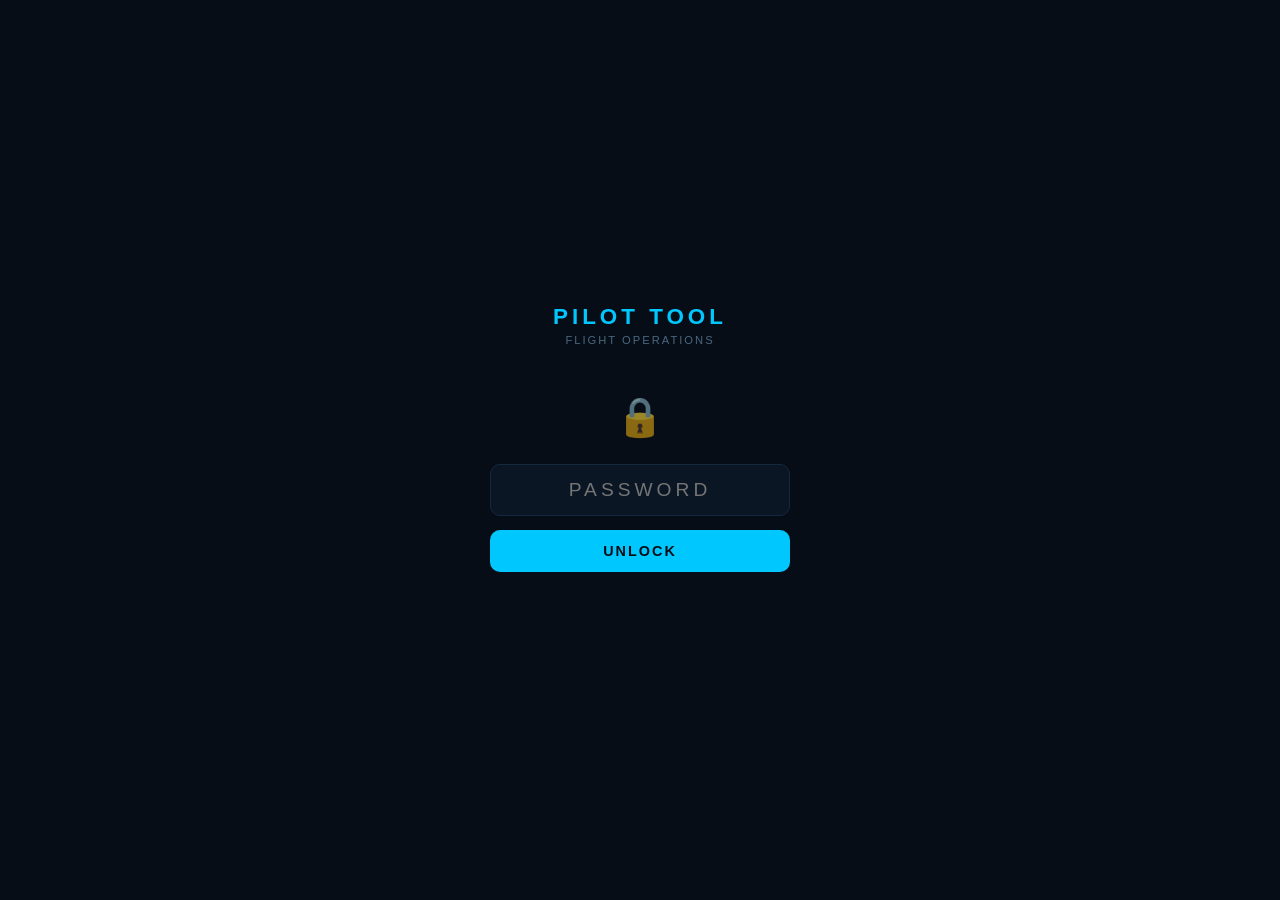
<file: index.html>
<!DOCTYPE html>
<html lang="ja">
<head>
  <meta charset="UTF-8">
  <meta name="viewport" content="width=device-width, initial-scale=1.0, maximum-scale=1.0, user-scalable=no">
  <meta name="apple-mobile-web-app-capable" content="yes">
  <meta name="apple-mobile-web-app-status-bar-style" content="black-translucent">
  <meta name="apple-mobile-web-app-title" content="NCA Ref">
  <meta name="theme-color" content="#0d1117">
  <title>Pilot Dashboard - EMER / QRH / MEL</title>
  <link rel="stylesheet" href="ref.css">
  <script src="ref-lock.js"></script>
</head>
<body id="ref-shell">
<svg width="0" height="0" style="position:absolute" aria-hidden="true">
  <symbol id="i-refresh" viewBox="0 0 24 24"><path d="M20 12a8 8 0 1 1-2.3-5.7M20 4v5h-5"/></symbol>
  <symbol id="i-download" viewBox="0 0 24 24"><path d="M12 3v12M7 10l5 5 5-5M4 19h16"/></symbol>
  <symbol id="i-sun" viewBox="0 0 24 24"><circle cx="12" cy="12" r="4"/><path d="M12 2v2M12 20v2M2 12h2M20 12h2M4.9 4.9l1.4 1.4M17.7 17.7l1.4 1.4M4.9 19.1l1.4-1.4M17.7 6.3l1.4-1.4"/></symbol>
  <symbol id="i-moon" viewBox="0 0 24 24"><path d="M20 14.5A8 8 0 0 1 9.5 4a8 8 0 1 0 10.5 10.5z"/></symbol>
</svg>

<!-- 本体（Pilot Dashboard）と同じタブバー。EMER / QRH / MEL を単体で開く用 -->
<div class="tab-bar" id="main-tab-bar">
  <button class="tab-btn" data-tab="emer">EMER</button>
  <button class="tab-btn" data-tab="qrh">QRH</button>
  <button class="tab-btn" data-tab="mel">MEL</button>
  <button class="tab-btn" data-tab="notam">NOTAM</button>
  <button class="reset-btn" id="reset-btn">RESET</button>
  <button class="theme-btn" id="refresh-btn" title="キャッシュをリセットして最新版を取得（画像は残す）"><svg class="ico"><use href="#i-refresh"/></svg></button>
  <span id="cache-prog" style="font-size:0.68rem;opacity:.75;white-space:nowrap;align-self:center;padding:0 2px"></span>
  <button class="theme-btn" id="cache-btn" title="オフライン用キャッシュを更新（QRH画像を含む。数百MB）"><svg class="ico"><use href="#i-download"/></svg></button>
  <button class="theme-btn" id="theme-btn" title="Day / Night"><svg class="ico"><use href="#i-sun"/></svg></button>
</div>

<div class="tab-panel" id="tab-emer">
  <div class="tab-content" style="max-width:100% !important; margin:0 !important; padding:0; border:none; height:calc(100vh - 56px);">
    <iframe id="emer-iframe" data-page="emer.html" style="width:100%; height:100%; border:none; display:block;"></iframe>
  </div>
</div>
<div class="tab-panel" id="tab-qrh">
  <div class="tab-content" style="max-width:100% !important; margin:0 !important; padding:0; border:none; height:calc(100vh - 56px);">
    <iframe id="qrh-iframe" data-page="qrh_analysis.html" style="width:100%; height:100%; border:none; display:block;"></iframe>
  </div>
</div>
<div class="tab-panel" id="tab-mel">
  <div class="tab-content" style="max-width:100% !important; margin:0 !important; padding:0; border:none; height:calc(100vh - 56px);">
    <iframe id="mel-iframe" data-page="mel.html" style="width:100%; height:100%; border:none; display:block;"></iframe>
  </div>
</div>
<div class="tab-panel" id="tab-notam">
  <div class="tab-content" style="max-width:100% !important; margin:0 !important; padding:0; border:none; height:calc(100vh - 56px);">
    <iframe id="notam-iframe" data-page="notam.html" allow="geolocation" style="width:100%; height:100%; border:none; display:block;"></iframe>
  </div>
</div>

<script>
/* 各ページは初めて開いたときだけ読み込む（QRHは重いため） */
function refSwitch(name) {
  document.querySelectorAll('.tab-panel').forEach(function (p) { p.classList.remove('active'); });
  document.querySelectorAll('#main-tab-bar .tab-btn').forEach(function (b) { b.classList.toggle('active', b.dataset.tab === name); });
  document.getElementById('tab-' + name).classList.add('active');
  var f = document.getElementById(name + '-iframe');
  if (f && !f.getAttribute('src')) f.setAttribute('src', f.dataset.page);
  try { localStorage.setItem('nca_ref_tab', name); } catch (e) {}
}
function refTheme(day) {
  document.body.classList.toggle('day', day);
  document.getElementById('theme-btn').innerHTML = '<svg class="ico"><use href="#i-' + (day ? 'moon' : 'sun') + '"/></svg>';
  ['emer-iframe', 'qrh-iframe', 'mel-iframe', 'notam-iframe'].forEach(function (id) {
    var f = document.getElementById(id);
    if (f && f.contentWindow) f.contentWindow.postMessage({ type: 'nca-theme', theme: day ? 'light' : 'dark' }, '*');
  });
}
document.querySelectorAll('#main-tab-bar .tab-btn').forEach(function (b) {
  b.addEventListener('click', function () { refSwitch(b.dataset.tab); });
});
document.getElementById('theme-btn').addEventListener('click', function () {
  var day = !document.body.classList.contains('day');
  try { localStorage.setItem('nca_theme', day ? 'day' : 'night'); } catch (e) {}
  refTheme(day);
});
['emer-iframe', 'qrh-iframe', 'mel-iframe', 'notam-iframe'].forEach(function (id) {
  document.getElementById(id).addEventListener('load', function () {
    this.contentWindow.postMessage({ type: 'nca-theme', theme: document.body.classList.contains('day') ? 'light' : 'dark' }, '*');
  });
});

/* 📥 一括キャッシュ: 参照ページ本体 + QRH画像（QRHページの先読み関数を利用） */
document.getElementById('cache-btn').addEventListener('click', async function () {
  var btn = this; if (btn.disabled) return;
  btn.disabled = true; btn.dataset.h = btn.innerHTML; btn.textContent = '⏳'; var ok = true;
  // 進捗（％・残り時間の目安）：SW の保存分＋QRH 画像の 完了数／総数 を合算して 📥 の横に表示
  var prog = document.getElementById('cache-prog'), t0 = Date.now(), P = { sw: [0, 0], img: [0, 0] };
  function render() {
    var d = P.sw[0] + P.img[0], t = P.sw[1] + P.img[1]; if (!t) return;
    var pct = Math.min(100, Math.round(d / t * 100)), el = (Date.now() - t0) / 1000, eta = '';
    if (d >= 8 && d < t) { var r = el / d * (t - d); eta = ' ・残り約' + (r >= 60 ? Math.floor(r / 60) + '分' + ('0' + Math.round(r % 60)).slice(-2) + '秒' : Math.max(1, Math.round(r)) + '秒'); }
    prog.textContent = pct + '%' + eta;
  }
  try {
    if (navigator.serviceWorker && navigator.serviceWorker.controller) {
      ok = await new Promise(function (res) {
        var ch = new MessageChannel();
        ch.port1.onmessage = function (e) { if (e.data && e.data.t) { P.sw = [e.data.p, e.data.t]; render(); } else res(e.data === 'done'); };
        navigator.serviceWorker.controller.postMessage('FORCE_CACHE', [ch.port2]);
      });
    } else { ok = false; }
  } catch (e) { ok = false; }
  try {
    var f = document.getElementById('qrh-iframe');
    if (!f.getAttribute('src')) {
      await new Promise(function (res) { f.addEventListener('load', res, { once: true }); f.setAttribute('src', f.dataset.page); });
    }
    var w = f.contentWindow;
    if (w && typeof w.prefetchAllImages === 'function') { var r = await w.prefetchAllImages(function (d, t) { P.img = [d, t]; render(); }); if (r && r.fail) ok = false; }
  } catch (e) { ok = false; }
  btn.textContent = ok ? '✅' : '⚠️';
  prog.textContent = ok ? '100% 完了' : '一部失敗';
  setTimeout(function () { btn.innerHTML = '<svg class="ico"><use href="#i-download"/></svg>'; btn.disabled = false; prog.textContent = ''; }, 2500);
});

/* 🔄 キャッシュリセット: HTML/JS/CSS 等のキャッシュを破棄して最新版を取り直し、再読み込み（QRH 画像などオフライン用の画像は残す） */
document.getElementById('refresh-btn').addEventListener('click', async function () {
  var btn = this; if (btn.disabled) return;
  btn.disabled = true; btn.dataset.h = btn.innerHTML; btn.textContent = '⏳'; var ok = true;
  try {
    if (navigator.serviceWorker) {
      var regs = await navigator.serviceWorker.getRegistrations();
      await Promise.all(regs.map(function (r) { return r.update().catch(function () {}); }));
    }
    var keys = await caches.keys();
    for (var i = 0; i < keys.length; i++) {
      if (keys[i].indexOf('nca-ref-') !== 0) continue;
      var c = await caches.open(keys[i]), reqs = await c.keys();
      for (var j = 0; j < reqs.length; j++) {
        if (/\.(png|jpe?g|webp|gif|svg|ico)$/i.test(new URL(reqs[j].url).pathname)) continue;
        await c.delete(reqs[j]);
        try { var res = await fetch(reqs[j].url, { cache: 'reload' }); if (res.ok) await c.put(reqs[j].url, res); } catch (e) { ok = false; }
      }
    }
  } catch (e) { ok = false; }
  btn.textContent = ok ? '✅' : '⚠️';
  setTimeout(function () { location.reload(); }, 600);
});

/* RESET: 入力データのリセット（本体のRESETと同様）。参照ページで保存される入力＝QRHの記入内容（localStorage qrh-*） */
document.getElementById('reset-btn').addEventListener('click', function () {
  if (!confirm('QRHに保存した入力内容（記入・メモ）をすべてリセットします。よろしいですか？')) return;
  try {
    Object.keys(localStorage).filter(function (k) { return k.indexOf('qrh-') === 0 && k.indexOf('migration') < 0; }).forEach(function (k) { localStorage.removeItem(k); });
  } catch (e) {}
  location.reload();
});
(function () {
  var day = false, tab = 'emer';
  try { day = localStorage.getItem('nca_theme') === 'day'; tab = localStorage.getItem('nca_ref_tab') || 'emer'; } catch (e) {}
  if (['emer', 'qrh', 'mel', 'notam'].indexOf(tab) < 0) tab = 'emer';
  refTheme(day);
  refSwitch(tab);
})();
</script>
</body>
</html>
</file>
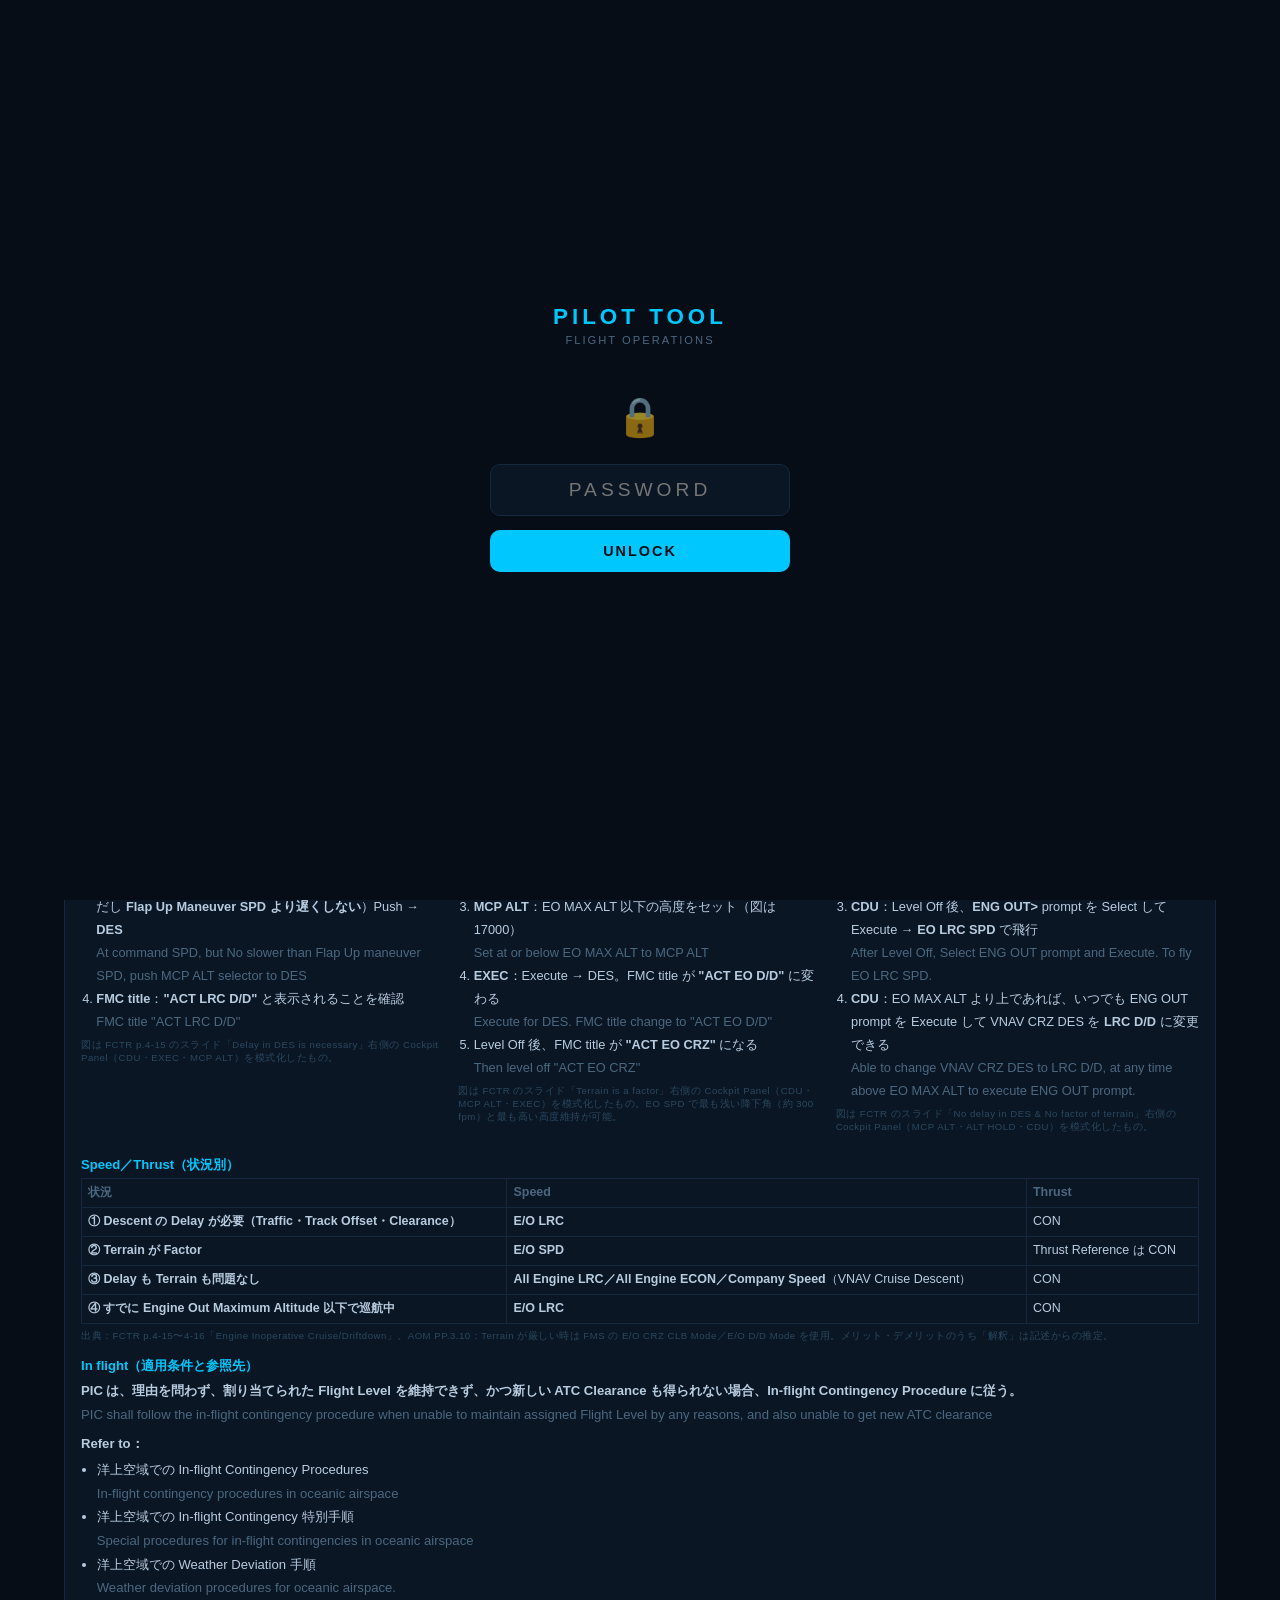
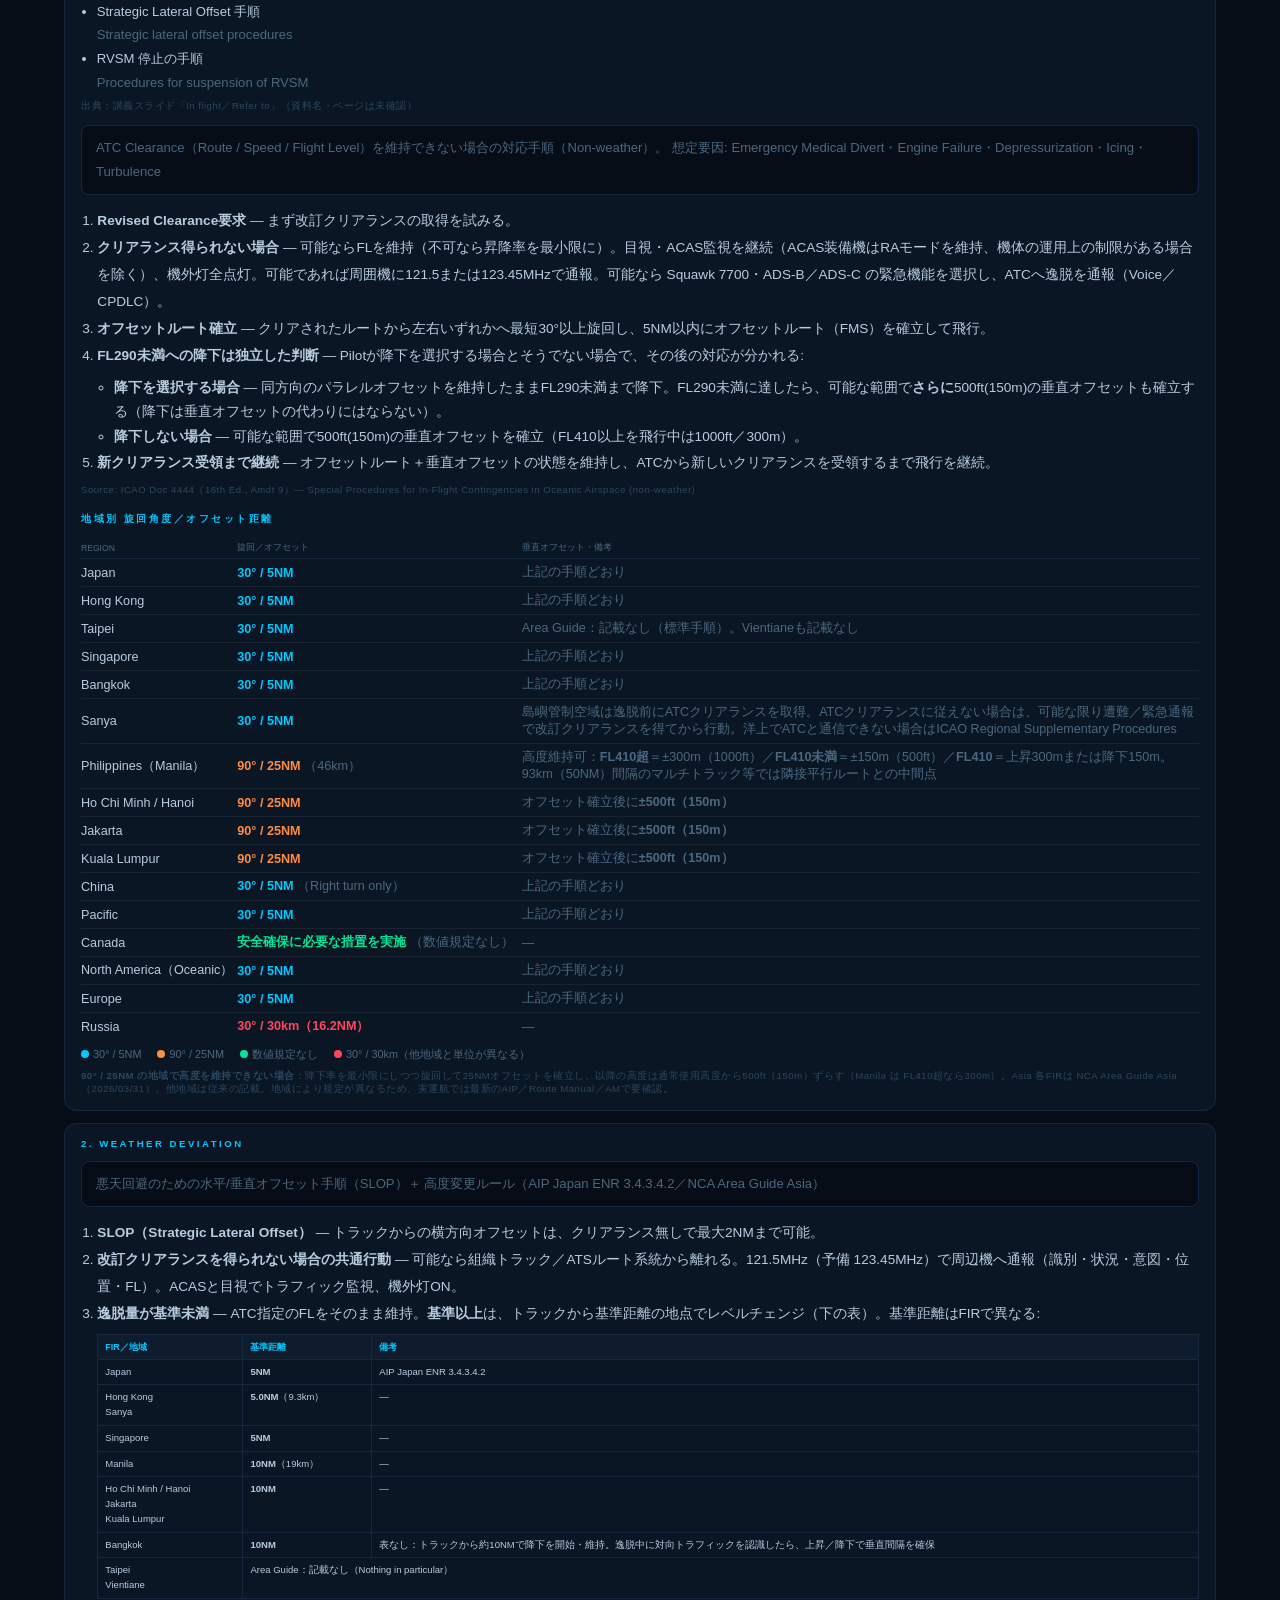
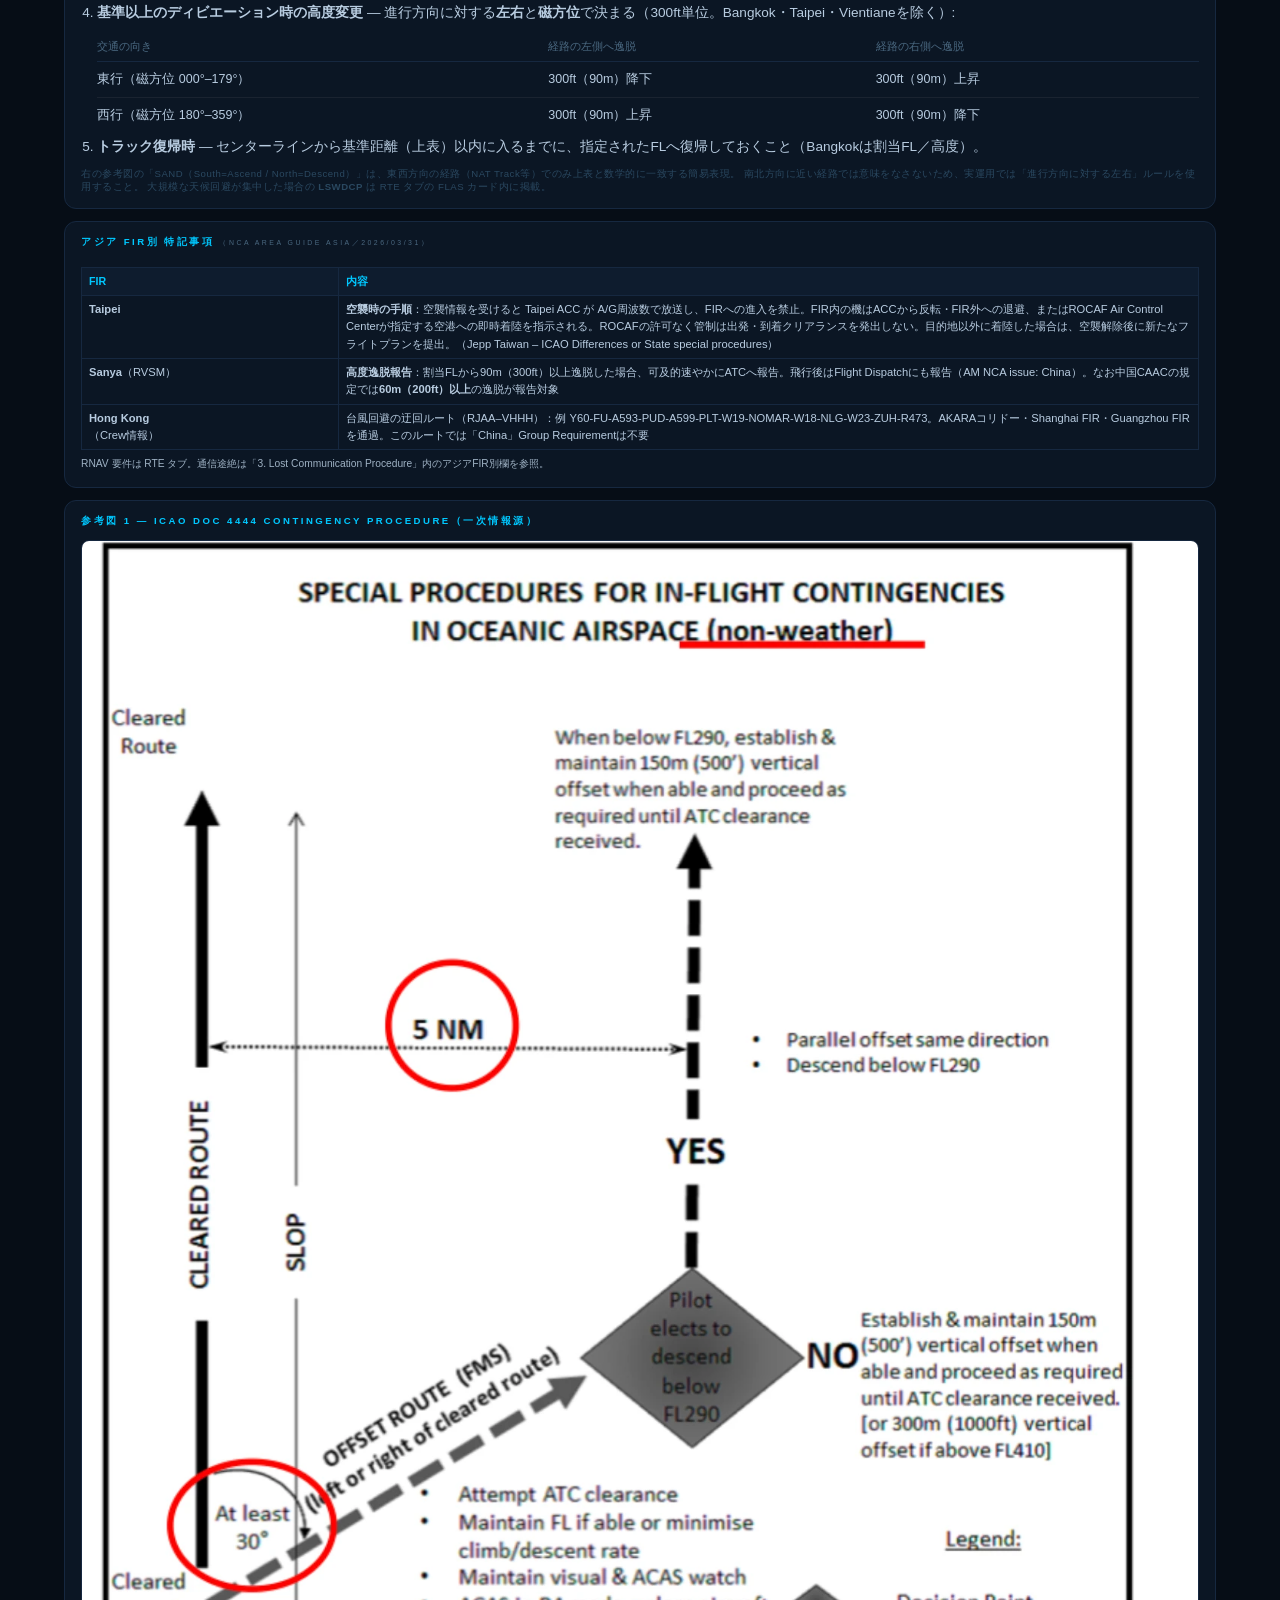
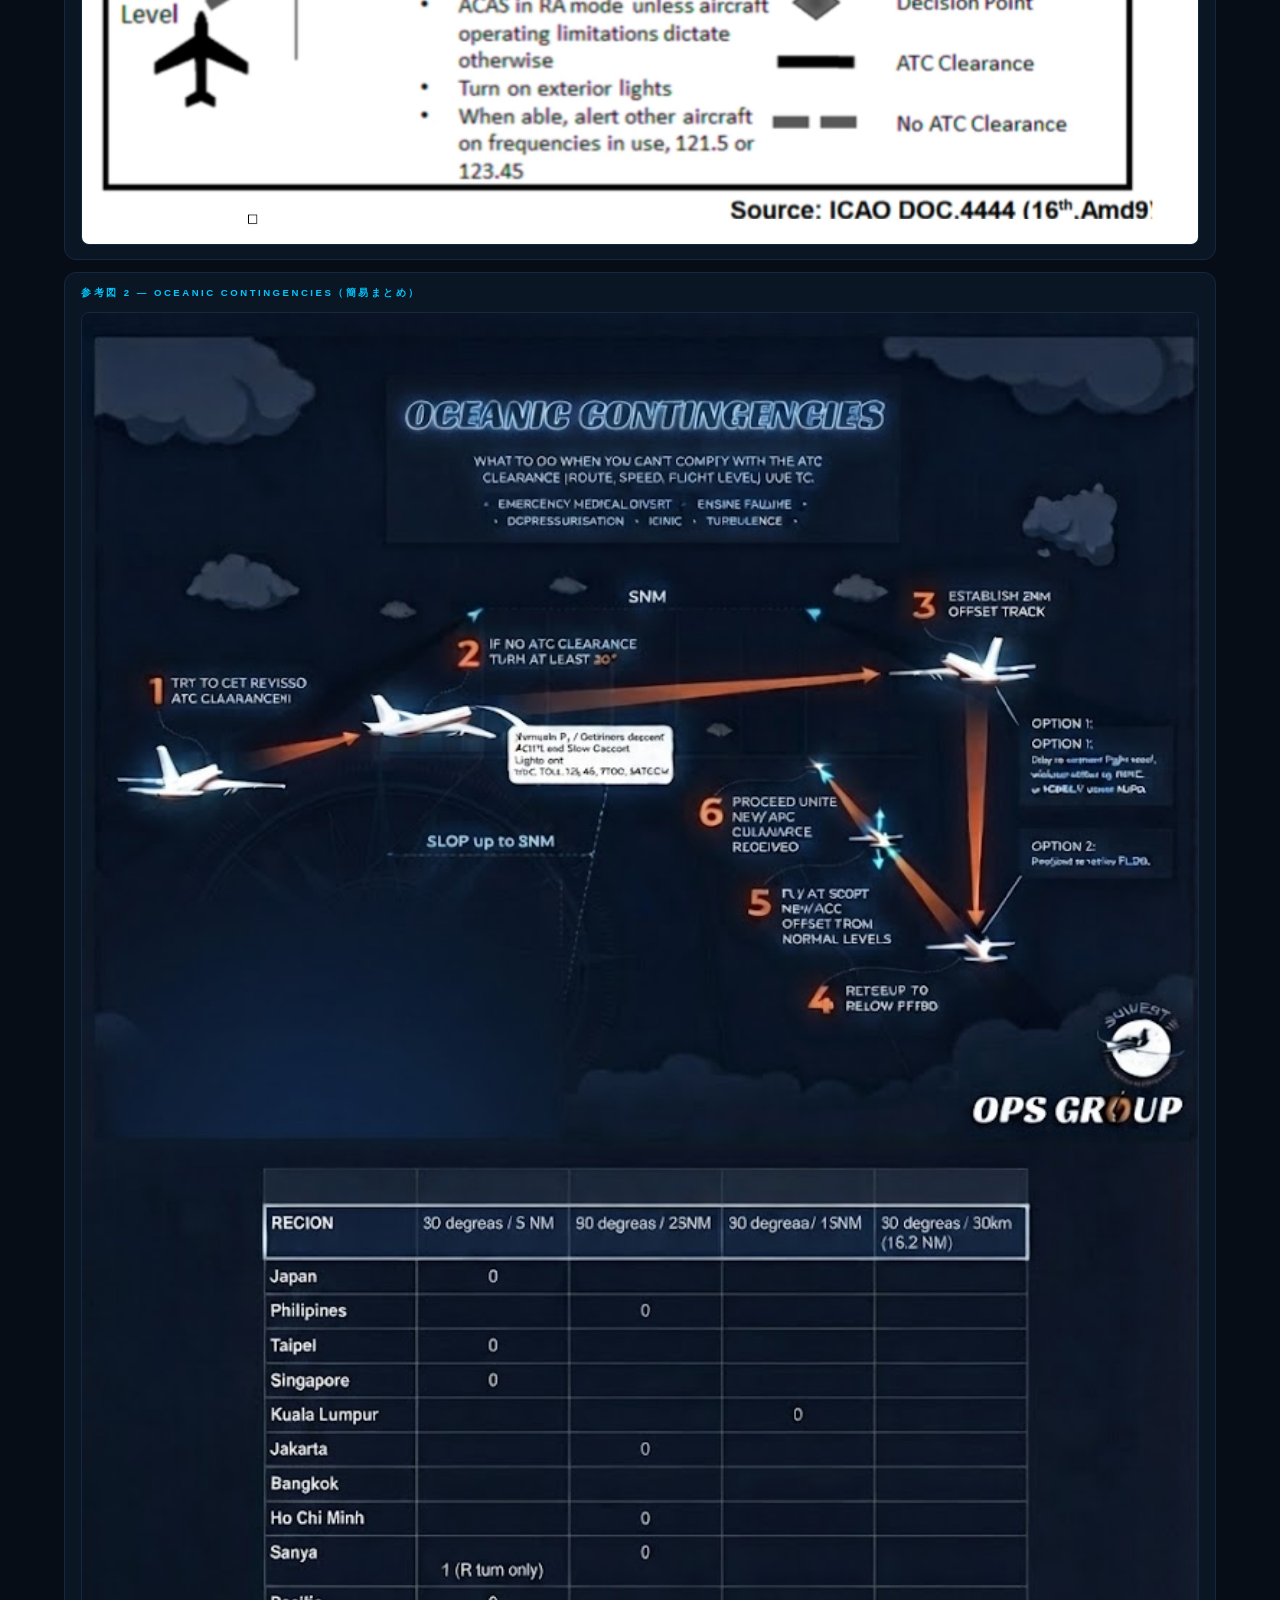
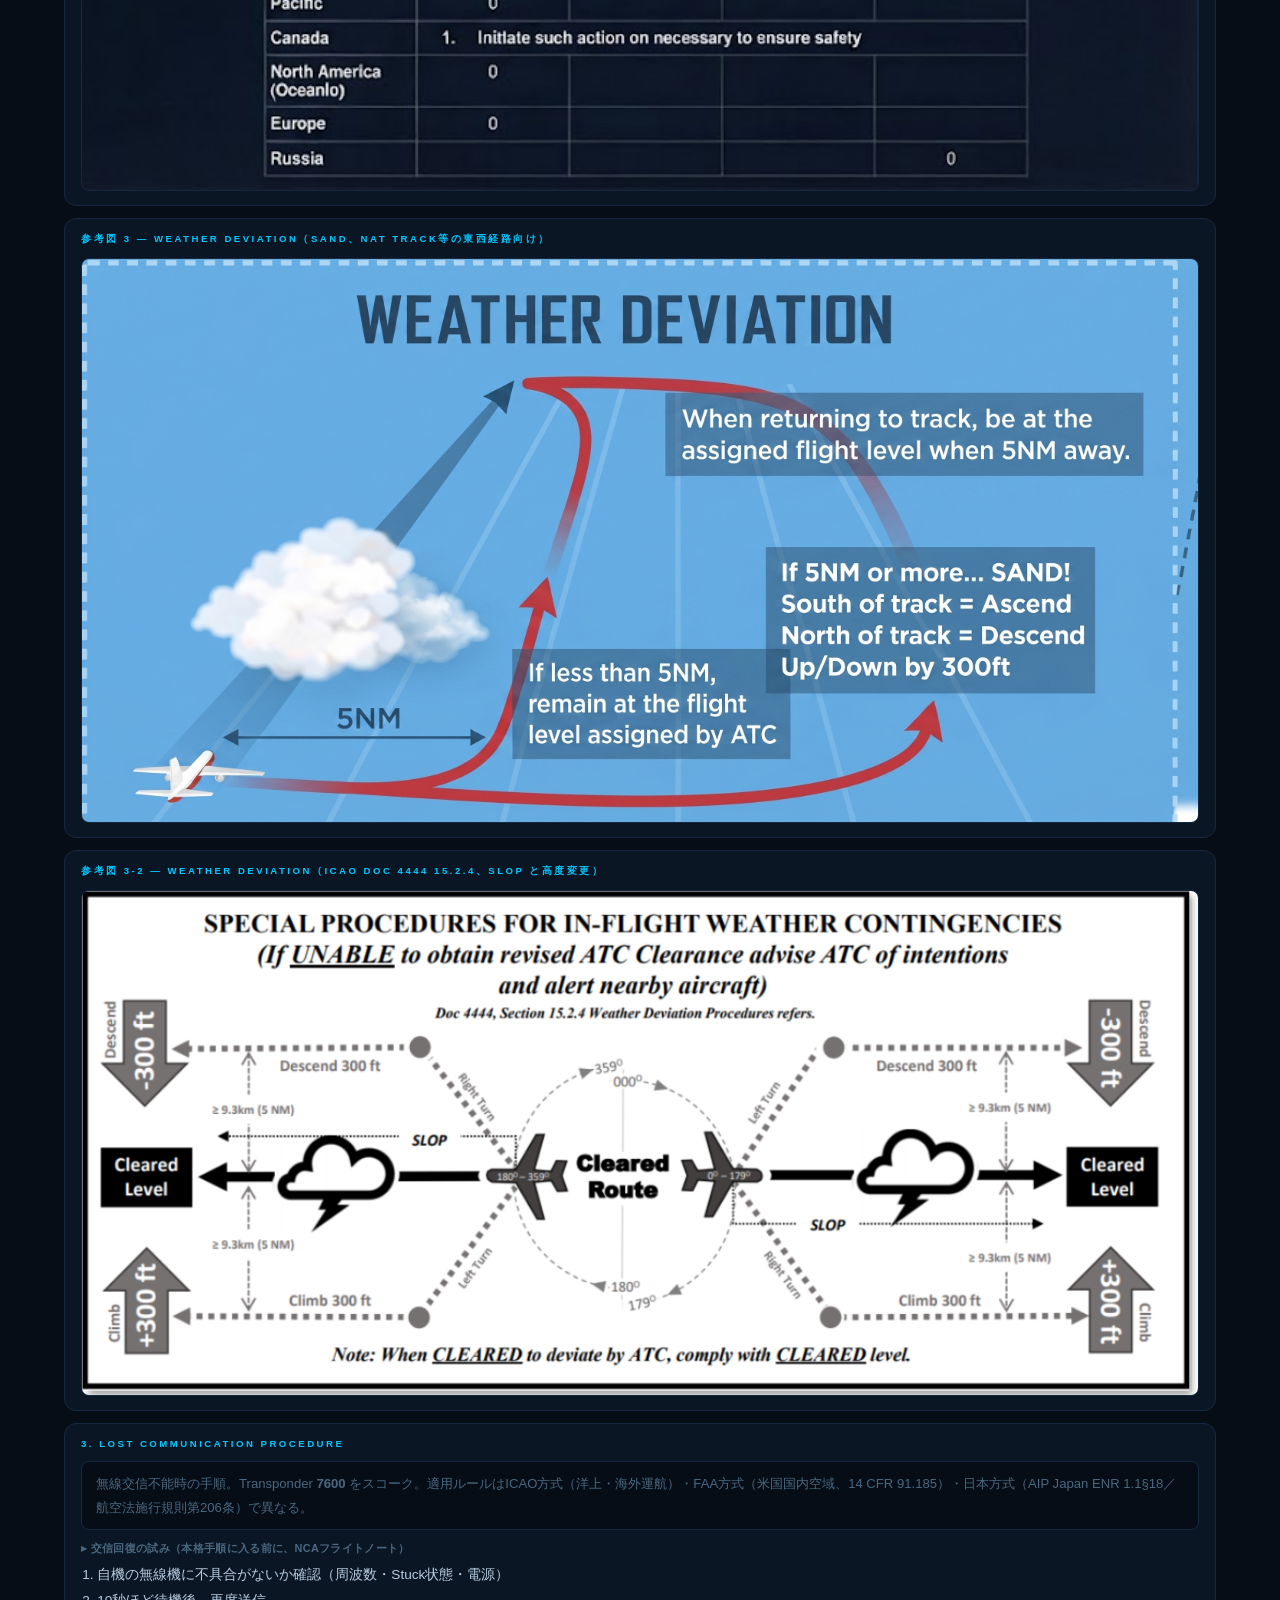
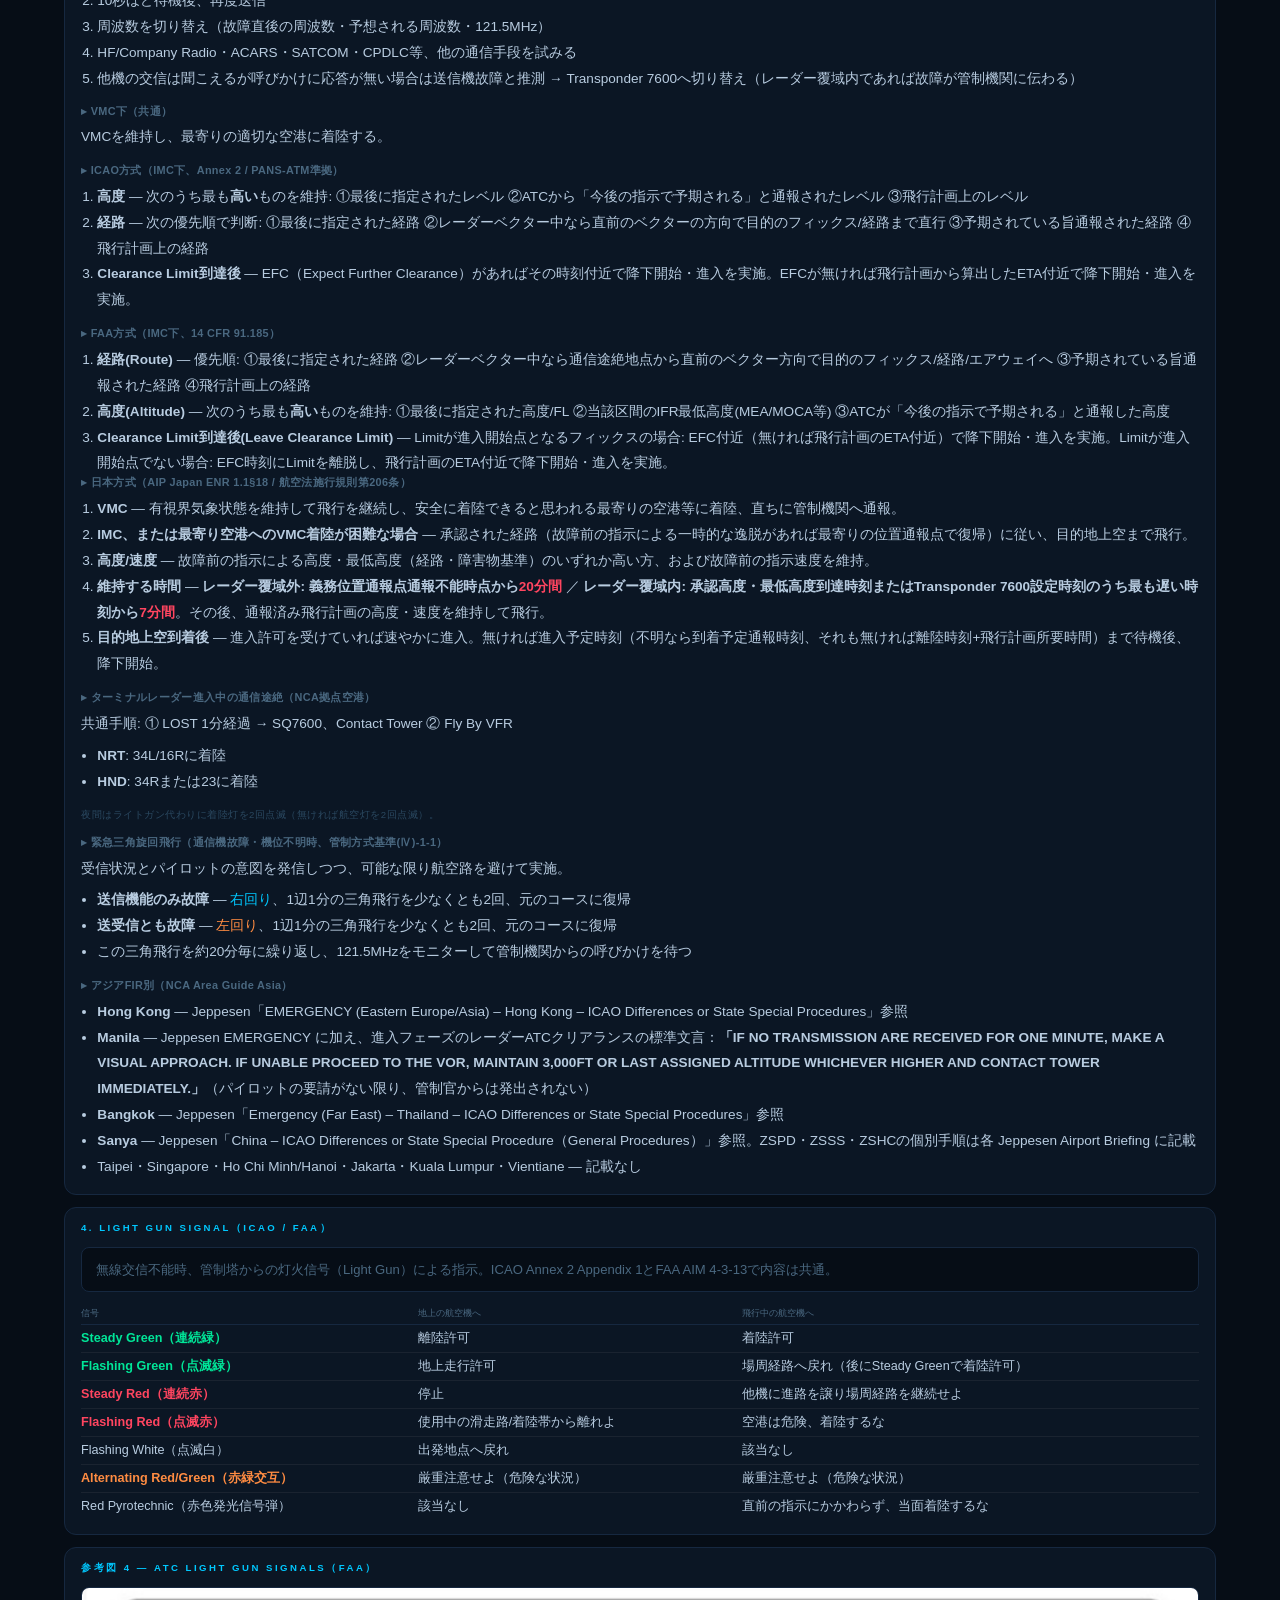
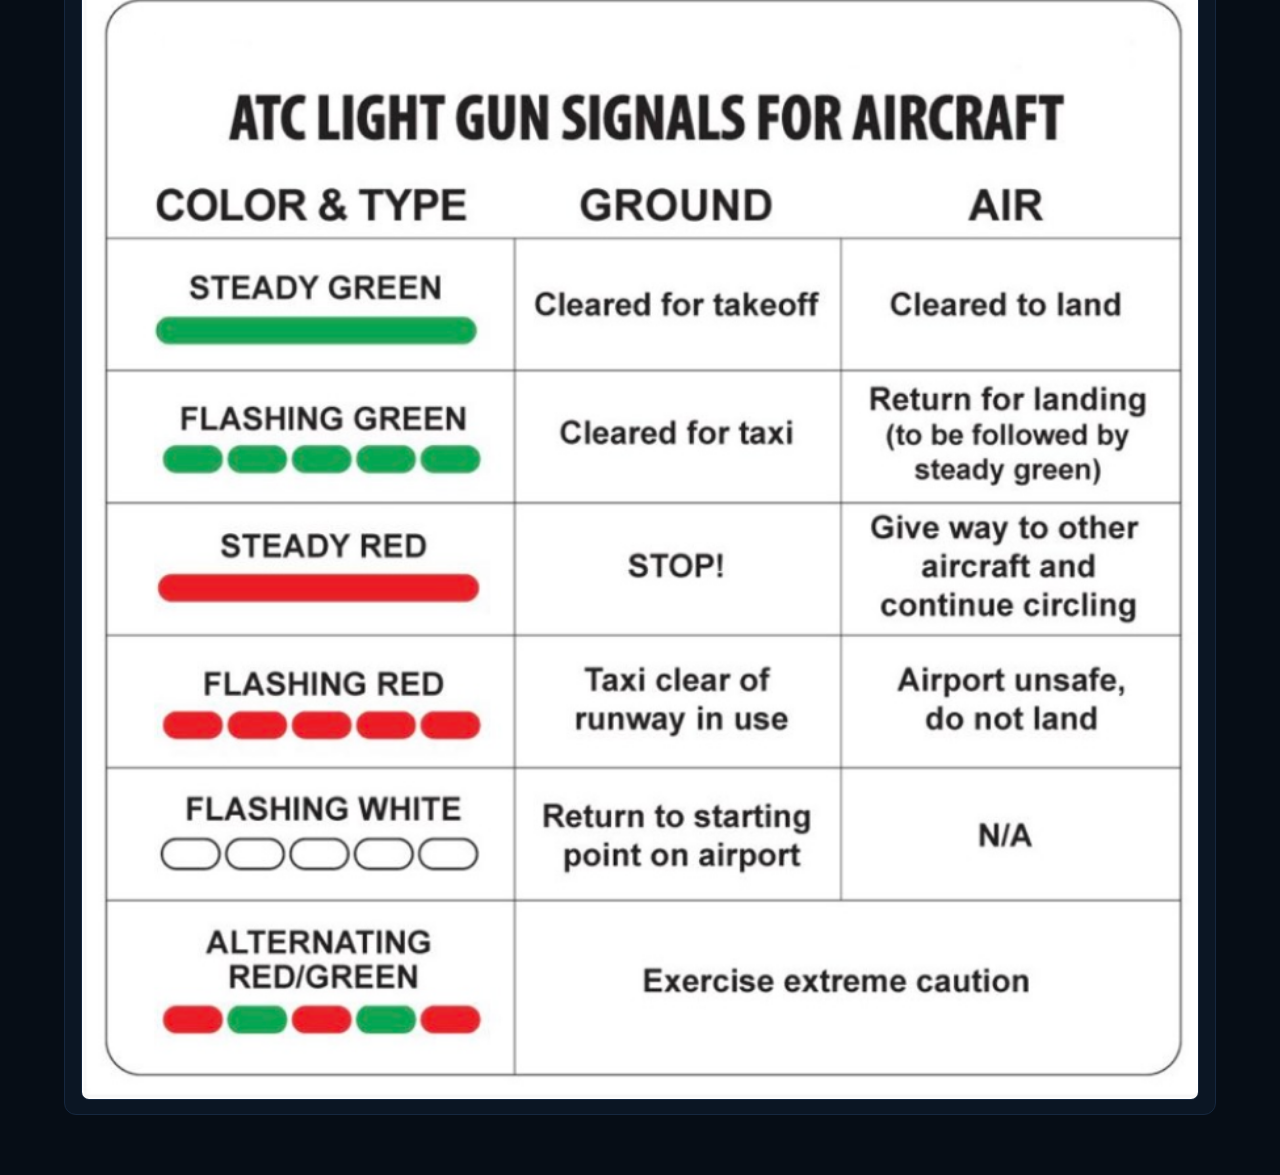
<file: emer.html>
<!DOCTYPE html>
<html lang="ja">
<head>
  <meta charset="UTF-8">
  <meta name="viewport" content="width=device-width, initial-scale=1.0, maximum-scale=1.0, user-scalable=no">
  <title>NCA Tools - EMER</title>
  <link rel="stylesheet" href="ref.css">
  <script src="ref-lock.js"></script>
</head>
<body>

<div class="tab-panel active" id="tab-emer">
<div class="tab-content">

<div class="hdr">
  <div class="hdr-left">
    <h2 style="margin:0">🚨 EMER</h2>
    <p class="lead" style="margin:2px 0 0">Oceanic / Remote Area Contingency Procedures</p>
  </div>
</div>

<div class="xw-layout">
<div class="xw-col">

<div class="card">
      <div class="card-title">1. Contingency Procedure</div>
      <div style="font-weight:700;font-size:0.82em;color:var(--accent);margin:10px 0 4px">共通の前提（FCTR p.4-15〜4-16）</div>
<div style="overflow-x:auto"><table style="border-collapse:collapse;font-size:0.78em;line-height:1.6;width:100%;min-width:420px"><tr><th style="padding:4px 6px;border:1px solid var(--border);vertical-align:top;text-align:left;color:var(--muted)">項目</th><th style="padding:4px 6px;border:1px solid var(--border);vertical-align:top;text-align:left;color:var(--muted)">内容</th></tr><tr><td style="padding:4px 6px;border:1px solid var(--border);vertical-align:top;font-weight:700;">Engine Failure 直後の対応</td><td style="padding:4px 6px;border:1px solid var(--border);vertical-align:top;">Rudder と Trim で Control Wheel を Level にする → Autopilot は Engage のまま</td></tr><tr><td style="padding:4px 6px;border:1px solid var(--border);vertical-align:top;font-weight:700;">Autothrottle</td><td style="padding:4px 6px;border:1px solid var(--border);vertical-align:top;">1 発不作動：Active のまま。2 発不作動：Active のままにならない</td></tr><tr><td style="padding:4px 6px;border:1px solid var(--border);vertical-align:top;font-weight:700;">2 つ目の Engine が Fail</td><td style="padding:4px 6px;border:1px solid var(--border);vertical-align:top;">FMC が Two Engine Out Data を自動で Compute して Display</td></tr><tr><td style="padding:4px 6px;border:1px solid var(--border);vertical-align:top;font-weight:700;">基本の流れ</td><td style="padding:4px 6px;border:1px solid var(--border);vertical-align:top;">ENG OUT prompt を Select → ATC に通報 → MCP に Level Off 高度をセット → Descent 開始 → Non-Normal Checklist 実施 → 方針を判断</td></tr><tr><td style="padding:4px 6px;border:1px solid var(--border);vertical-align:top;font-weight:700;">Engine Inoperative Cruise 情報</td><td style="padding:4px 6px;border:1px solid var(--border);vertical-align:top;">FMC から取得できる</td></tr></table></div>
      <details style="margin-top:12px"><summary style="cursor:pointer;font-weight:700;font-size:0.82em;color:var(--accent);margin:10px 0 4px">状況による Speed の選び方（FCTR p.4-15〜4-16）</summary>
<div style="overflow-x:auto"><table style="border-collapse:collapse;font-size:0.78em;line-height:1.6;width:100%;min-width:660px"><tr><th style="padding:4px 6px;border:1px solid var(--border);vertical-align:top;text-align:left;color:var(--muted)">状況</th><th style="padding:4px 6px;border:1px solid var(--border);vertical-align:top;text-align:left;color:var(--muted)">操作</th><th style="padding:4px 6px;border:1px solid var(--border);vertical-align:top;text-align:left;color:var(--muted)">メリット</th><th style="padding:4px 6px;border:1px solid var(--border);vertical-align:top;text-align:left;color:var(--muted)">デメリット</th></tr><tr><td style="padding:4px 6px;border:1px solid var(--border);vertical-align:top;font-weight:700;">① Descent の Delay が必要（Traffic・Track Offset・Clearance）</td><td style="padding:4px 6px;border:1px solid var(--border);vertical-align:top;">1) VNAV CRZ ページ 5R の ENG OUT prompt を Select し、遅滞なく Execute<br>2) MCP に Level Off 高度をセット<br>3) Command SPD になったところで（Flap Up Maneuver SPD より遅くしない）MCP ALT selector を Push → DES<br>4) FMC title が "ACT LRC D/D" になることを確認</td><td style="padding:4px 6px;border:1px solid var(--border);vertical-align:top;">最も Fuel Efficient な Profile（FCTR）。Descent 前に Command Speed を下回るまで減速でき、Assigned Altitude での時間を稼げる</td><td style="padding:4px 6px;border:1px solid var(--border);vertical-align:top;">即時の Execute が必要。減速は Flaps Up Maneuver Speed より遅くしない。Speed が Command Speed を下回ると降下率が増える</td></tr><tr><td style="padding:4px 6px;border:1px solid var(--border);vertical-align:top;font-weight:700;">② Terrain が Factor</td><td style="padding:4px 6px;border:1px solid var(--border);vertical-align:top;">1) VNAV CRZ ページで ENG OUT prompt を Select<br>2) E/O SPD prompt を Select → 4R に新しい（より高い）EO MAX ALT が表示されることがある。新しい EO MAX ALT を 1L に入力<br>3) EO MAX ALT 以下の高度を MCP ALT にセット<br>4) Execute → DES。FMC title が "ACT EO D/D" に変わる<br>5) Level Off 後、FMC title が "ACT EO CRZ" になる</td><td style="padding:4px 6px;border:1px solid var(--border);vertical-align:top;">最も浅い（Shallow）Descent Profile。EO SPD で最も浅い降下角（約 300 fpm）と最も高い高度維持が可能。可能な限り高い Engine Out Altitude で Level Off（FCTR）</td><td style="padding:4px 6px;border:1px solid var(--border);vertical-align:top;">燃料効率の記載なし（①が「最も Fuel Efficient」との対比からの解釈）</td></tr><tr><td style="padding:4px 6px;border:1px solid var(--border);vertical-align:top;font-weight:700;">③ Delay も Terrain も問題なし</td><td style="padding:4px 6px;border:1px solid var(--border);vertical-align:top;">1) EO MAX ALT を確認し、それより低い高度を MCP ALT にセット<br>2) ALT selector を Push → 4 ENG ECON SPD で DES 開始（約 1,250 fpm）<br>3) Level Off 後、ENG OUT prompt を Select して Execute → EO LRC SPD で飛行<br>4) EO MAX ALT より上であれば、いつでも ENG OUT prompt を Execute して VNAV CRZ DES を LRC D/D に変更できる</td><td style="padding:4px 6px;border:1px solid var(--border);vertical-align:top;">Speed を状況に合わせて選べる</td><td style="padding:4px 6px;border:1px solid var(--border);vertical-align:top;">Engine Out 専用の Speed ではない（解釈）＝ MCT を即座に使用しない</td></tr><tr><td style="padding:4px 6px;border:1px solid var(--border);vertical-align:top;font-weight:700;">④ すでに Engine Out Maximum Altitude 以下で巡航中</td><td style="padding:4px 6px;border:1px solid var(--border);vertical-align:top;">Modified Engine Out ページに現在の巡航高度を入れて Execute</td><td style="padding:4px 6px;border:1px solid var(--border);vertical-align:top;">降下せず現在高度のまま E/O LRC に移行</td><td style="padding:4px 6px;border:1px solid var(--border);vertical-align:top;">MAX 以下の場合のみ</td></tr></table></div></details>
      <div style="display:grid;grid-template-columns:repeat(auto-fit,minmax(220px,1fr));gap:4px 14px;align-items:start"><div style="min-width:0"><div style="font-weight:700;font-size:0.82em;color:var(--accent);margin:12px 0 4px">① Descent の Delay が必要な場合の Cockpit Panel（FCTR p.4-15）</div>
<div style="display:flex;flex-wrap:wrap;gap:14px;align-items:flex-start;margin-bottom:6px">
<div style="flex:1 1 100%;min-width:0"><svg viewBox="0 0 300 400" style="width:100%;max-width:210px;height:auto;display:block;margin:0 auto" xmlns="http://www.w3.org/2000/svg" role="img" aria-label="Cockpit Panel: CDU ENG OUT prompt, EXEC, MCP ALT 17000, ALT HOLD"><rect width="300" height="400" rx="6" fill="#b88a64"/><g transform="translate(0,35)">

<rect x="0" y="0" width="300" height="100" fill="#b88a64"/>
<path d="M0 12 H255 Q290 12 290 60 L290 84 Q285 92 270 96 H0 Z" fill="#000"/>
<text x="14" y="52" font-family="Menlo,monospace" font-size="22" font-weight="700" fill="#fff" letter-spacing="1">ENG OUT&gt;</text>
<circle cx="22" cy="28" r="9" fill="#2a6b2a"/><text x="22" y="32" text-anchor="middle" font-size="11" font-weight="700" fill="#fff" font-family="sans-serif">1</text>
<rect x="0" y="108" width="300" height="72" fill="#c49a74"/>
<rect x="150" y="116" width="92" height="54" rx="3" fill="#6b1d12" stroke="#3a0d08"/>
<text x="196" y="136" text-anchor="middle" font-family="Menlo,monospace" font-size="13" font-weight="700" fill="#e8d6c8">EXEC</text>
<rect x="164" y="145" width="64" height="12" rx="3" fill="#f5c400" stroke="#fff" stroke-width="1"/>
<rect x="100" y="120" width="30" height="46" rx="3" fill="#6b1d12" opacity=".8"/>
<circle cx="258" cy="128" r="9" fill="#2a6b2a"/><text x="258" y="132" text-anchor="middle" font-size="11" font-weight="700" fill="#fff" font-family="sans-serif">1</text>
<rect x="0" y="190" width="300" height="140" fill="#b88a64"/>
<text x="150" y="208" text-anchor="middle" font-family="sans-serif" font-size="11" font-weight="700" fill="#e8d6c8" letter-spacing="1">ALT</text>
<rect x="18" y="214" width="264" height="44" rx="3" fill="#555"/>
<rect x="64" y="220" width="30" height="32" fill="#111"/><rect x="96" y="220" width="30" height="32" fill="#111"/><rect x="128" y="220" width="30" height="32" fill="#111"/><rect x="160" y="220" width="30" height="32" fill="#111"/><rect x="192" y="220" width="30" height="32" fill="#111"/>
<g font-family="Menlo,monospace" font-size="24" font-weight="700" fill="#fff" text-anchor="middle"><text x="79" y="245">1</text><text x="111" y="245">7</text><text x="143" y="245">0</text><text x="175" y="245">0</text><text x="207" y="245">0</text></g>
<circle cx="40" cy="236" r="9" fill="#2a6b2a"/><text x="40" y="240" text-anchor="middle" font-size="11" font-weight="700" fill="#fff" font-family="sans-serif">2</text>
<line x1="150" y1="262" x2="150" y2="276" stroke="#eee" stroke-width="3"/>
<circle cx="150" cy="298" r="24" fill="#e8d9c3" stroke="#cdb99b" stroke-width="2"/>
<circle cx="190" cy="298" r="9" fill="#2a6b2a"/><text x="190" y="302" text-anchor="middle" font-size="11" font-weight="700" fill="#fff" font-family="sans-serif">3</text>
<rect x="215" y="278" width="70" height="46" rx="3" fill="#111"/>
<text x="250" y="294" text-anchor="middle" font-family="Menlo,monospace" font-size="11" font-weight="700" fill="#ddd">HOLD</text>
<rect x="232" y="302" width="36" height="8" rx="2" fill="#222" stroke="#777"/>
<rect x="8" y="278" width="40" height="46" rx="3" fill="#111"/>
<text x="28" y="298" text-anchor="middle" font-family="Menlo,monospace" font-size="11" font-weight="700" fill="#ddd">S</text>
</g></svg></div>
<ol style="flex:1 1 220px;margin:0;padding-left:1.2em;font-size:0.8em;line-height:1.8">
<li><b>CDU（5R）</b>：VNAV CRZ ページの <b>ENG OUT&gt;</b> prompt を Select し、<b>遅滞なく Execute</b>（EXEC）<br><span style="color:var(--muted)">Select ENG OUT prompt in 5R, VNAV CRZ page, and execute without delay</span></li>
<li><b>MCP ALT</b>：Level Off 高度をセット（図は 17000）<br><span style="color:var(--muted)">Set level off ALT in MCP</span></li>
<li><b>MCP ALT selector</b>：<b>Command SPD</b> になったところで（ただし <b>Flap Up Maneuver SPD より遅くしない</b>）Push → <b>DES</b><br><span style="color:var(--muted)">At command SPD, but No slower than Flap Up maneuver SPD, push MCP ALT selector to DES</span></li>
<li><b>FMC title</b>：<b>"ACT LRC D/D"</b> と表示されることを確認<br><span style="color:var(--muted)">FMC title "ACT LRC D/D"</span></li>
</ol></div>
<div class="hint" style="margin:0 0 10px">図は FCTR p.4-15 のスライド「Delay in DES is necessary」右側の Cockpit Panel（CDU・EXEC・MCP ALT）を模式化したもの。</div>
</div><div style="min-width:0"><div style="font-weight:700;font-size:0.82em;color:var(--accent);margin:12px 0 4px">② Terrain が Factor の場合の Cockpit Panel（FCTR p.4-15〜4-16）</div>
<div style="display:flex;flex-wrap:wrap;gap:14px;align-items:flex-start;margin-bottom:6px">
<div style="flex:1 1 100%;min-width:0"><svg viewBox="0 0 300 400" style="width:100%;max-width:210px;height:auto;display:block;margin:0 auto" xmlns="http://www.w3.org/2000/svg" role="img" aria-label="Cockpit Panel: ENG OUT, EO SPD, ALT 17000, EXEC">
<rect width="300" height="400" rx="6" fill="#b88a64"/>
<path d="M0 10 H255 Q290 10 290 56 L290 78 Q285 86 270 90 H0 Z" fill="#000"/>
<text x="14" y="48" font-family="Menlo,monospace" font-size="22" font-weight="700" fill="#fff" letter-spacing="1">ENG OUT&gt;</text><circle cx="26" cy="26" r="9" fill="#2a6b2a"/><text x="26" y="30" text-anchor="middle" font-size="11" font-weight="700" fill="#fff" font-family="sans-serif">1</text>
<path d="M60 108 H300 V170 H110 Q60 170 60 130 Z" fill="#000"/>
<text x="285" y="145" text-anchor="end" font-family="Menlo,monospace" font-size="22" font-weight="700" fill="#fff" letter-spacing="1">&lt;EO SPD</text><circle cx="80" cy="124" r="9" fill="#2a6b2a"/><text x="80" y="128" text-anchor="middle" font-size="11" font-weight="700" fill="#fff" font-family="sans-serif">2</text>
<rect y="182" width="300" height="108" fill="#c49a74"/>
<text x="150" y="200" text-anchor="middle" font-family="sans-serif" font-size="11" font-weight="700" fill="#e8d6c8" letter-spacing="1">ALT</text>
<rect x="18" y="206" width="264" height="44" rx="3" fill="#555"/>
<rect x="64" y="212" width="30" height="32" fill="#111"/><rect x="96" y="212" width="30" height="32" fill="#111"/><rect x="128" y="212" width="30" height="32" fill="#111"/><rect x="160" y="212" width="30" height="32" fill="#111"/><rect x="192" y="212" width="30" height="32" fill="#111"/>
<g font-family="Menlo,monospace" font-size="24" font-weight="700" fill="#fff" text-anchor="middle"><text x="79" y="237">1</text><text x="111" y="237">7</text><text x="143" y="237">0</text><text x="175" y="237">0</text><text x="207" y="237">0</text></g><circle cx="40" cy="228" r="9" fill="#2a6b2a"/><text x="40" y="232" text-anchor="middle" font-size="11" font-weight="700" fill="#fff" font-family="sans-serif">3</text>
<line x1="150" y1="254" x2="150" y2="266" stroke="#eee" stroke-width="3"/><circle cx="150" cy="290" r="22" fill="#e8d9c3" stroke="#cdb99b" stroke-width="2"/>
<rect y="302" width="300" height="98" fill="#b88a64"/>
<rect x="150" y="318" width="92" height="56" rx="3" fill="#6b1d12" stroke="#3a0d08"/>
<text x="196" y="338" text-anchor="middle" font-family="Menlo,monospace" font-size="13" font-weight="700" fill="#e8d6c8">EXEC</text>
<rect x="164" y="347" width="64" height="12" rx="3" fill="#f5c400" stroke="#fff"/><circle cx="258" cy="330" r="9" fill="#2a6b2a"/><text x="258" y="334" text-anchor="middle" font-size="11" font-weight="700" fill="#fff" font-family="sans-serif">4</text>
</svg></div>
<ol style="flex:1 1 220px;margin:0;padding-left:1.2em;font-size:0.8em;line-height:1.8">
<li><b>CDU</b>：VNAV CRZ ページで <b>ENG OUT&gt;</b> prompt を Select<br><span style="color:var(--muted)">Select ENG OUT prompt on VNAV CRZ page</span></li>
<li><b>CDU</b>：<b>&lt;EO SPD</b> prompt を Select → 4R に新しい（より高い）EO MAX ALT が表示されることがある。新しい EO MAX ALT を 1L に入力<br><span style="color:var(--muted)">Select EO SPD prompt and may display the new higher EO MAX ALT in 4R. Enter New EO MAX ALT in 1L.</span></li>
<li><b>MCP ALT</b>：EO MAX ALT 以下の高度をセット（図は 17000）<br><span style="color:var(--muted)">Set at or below EO MAX ALT to MCP ALT</span></li>
<li><b>EXEC</b>：Execute → DES。FMC title が <b>"ACT EO D/D"</b> に変わる<br><span style="color:var(--muted)">Execute for DES. FMC title change to "ACT EO D/D"</span></li>
<li>Level Off 後、FMC title が <b>"ACT EO CRZ"</b> になる<br><span style="color:var(--muted)">Then level off "ACT EO CRZ"</span></li>
</ol></div>
<div class="hint" style="margin:0 0 10px">図は FCTR のスライド「Terrain is a factor」右側の Cockpit Panel（CDU・MCP ALT・EXEC）を模式化したもの。EO SPD で最も浅い降下角（約 300 fpm）と最も高い高度維持が可能。</div>
</div><div style="min-width:0"><div style="font-weight:700;font-size:0.82em;color:var(--accent);margin:12px 0 4px">③ Delay も Terrain も問題なしの場合の Cockpit Panel（FCTR p.4-15〜4-16）</div>
<div style="display:flex;flex-wrap:wrap;gap:14px;align-items:flex-start;margin-bottom:6px">
<div style="flex:1 1 100%;min-width:0"><svg viewBox="0 0 300 400" style="width:100%;max-width:210px;height:auto;display:block;margin:0 auto" xmlns="http://www.w3.org/2000/svg" role="img" aria-label="Cockpit Panel: MCP ALT 17000, ALT selector, ALT HOLD, ENG OUT"><rect width="300" height="400" rx="6" fill="#b88a64"/><g transform="translate(0,35)">

<text x="150" y="18" text-anchor="middle" font-family="sans-serif" font-size="11" font-weight="700" fill="#e8d6c8" letter-spacing="1">ALT</text>
<rect x="18" y="24" width="264" height="44" rx="3" fill="#555"/>
<rect x="64" y="30" width="30" height="32" fill="#111"/><rect x="96" y="30" width="30" height="32" fill="#111"/><rect x="128" y="30" width="30" height="32" fill="#111"/><rect x="160" y="30" width="30" height="32" fill="#111"/><rect x="192" y="30" width="30" height="32" fill="#111"/>
<g font-family="Menlo,monospace" font-size="24" font-weight="700" fill="#fff" text-anchor="middle"><text x="79" y="55">1</text><text x="111" y="55">7</text><text x="143" y="55">0</text><text x="175" y="55">0</text><text x="207" y="55">0</text></g><circle cx="40" cy="46" r="9" fill="#2a6b2a"/><text x="40" y="50" text-anchor="middle" font-size="11" font-weight="700" fill="#fff" font-family="sans-serif">1</text>
<line x1="150" y1="72" x2="150" y2="86" stroke="#eee" stroke-width="3"/><circle cx="150" cy="110" r="24" fill="#e8d9c3" stroke="#cdb99b" stroke-width="2"/><circle cx="190" cy="110" r="9" fill="#2a6b2a"/><text x="190" y="114" text-anchor="middle" font-size="11" font-weight="700" fill="#fff" font-family="sans-serif">2</text>
<rect x="215" y="92" width="70" height="46" rx="3" fill="#111"/><text x="250" y="108" text-anchor="middle" font-family="Menlo,monospace" font-size="11" font-weight="700" fill="#ddd">HOLD</text><rect x="232" y="116" width="36" height="8" rx="2" fill="#222" stroke="#777"/>
<rect x="8" y="92" width="40" height="46" rx="3" fill="#111"/><text x="28" y="112" text-anchor="middle" font-family="Menlo,monospace" font-size="11" font-weight="700" fill="#ddd">S</text>
<path d="M0 190 H255 Q290 190 290 236 L290 258 Q285 266 270 270 H0 Z" fill="#000"/>
<text x="14" y="228" font-family="Menlo,monospace" font-size="22" font-weight="700" fill="#fff" letter-spacing="1">ENG OUT&gt;</text><circle cx="26" cy="206" r="9" fill="#2a6b2a"/><text x="26" y="210" text-anchor="middle" font-size="11" font-weight="700" fill="#fff" font-family="sans-serif">3</text><circle cx="262" cy="206" r="9" fill="#2a6b2a"/><text x="262" y="210" text-anchor="middle" font-size="11" font-weight="700" fill="#fff" font-family="sans-serif">4</text>
</g></svg></div>
<ol style="flex:1 1 220px;margin:0;padding-left:1.2em;font-size:0.8em;line-height:1.8">
<li><b>MCP ALT</b>：EO MAX ALT を確認し、それより低い高度をセット（図は 17000）<br><span style="color:var(--muted)">Check EO MAX ALT and set MCP ALT below the ALT</span></li>
<li><b>ALT selector</b>：Push → <b>4 ENG ECON SPD</b> で DES 開始（約 <b>1,250 fpm</b>）<br><span style="color:var(--muted)">Push ALT selector and will start DES in 4 ENG ECON SPD with approximately 1,250 fpm</span></li>
<li><b>CDU</b>：Level Off 後、<b>ENG OUT&gt;</b> prompt を Select して Execute → <b>EO LRC SPD</b> で飛行<br><span style="color:var(--muted)">After Level Off, Select ENG OUT prompt and Execute. To fly EO LRC SPD.</span></li>
<li><b>CDU</b>：EO MAX ALT より上であれば、いつでも ENG OUT prompt を Execute して VNAV CRZ DES を <b>LRC D/D</b> に変更できる<br><span style="color:var(--muted)">Able to change VNAV CRZ DES to LRC D/D, at any time above EO MAX ALT to execute ENG OUT prompt.</span></li>
</ol></div>
<div class="hint" style="margin:0 0 10px">図は FCTR のスライド「No delay in DES &amp; No factor of terrain」右側の Cockpit Panel（MCP ALT・ALT HOLD・CDU）を模式化したもの。</div>
</div></div>
<div style="font-weight:700;font-size:0.82em;color:var(--accent);margin:12px 0 4px">Speed／Thrust（状況別）</div><div style="overflow-x:auto"><table style="border-collapse:collapse;font-size:0.78em;line-height:1.6;width:100%;min-width:420px"><tr><th style="padding:4px 6px;border:1px solid var(--border);vertical-align:top;text-align:left;color:var(--muted)">状況</th><th style="padding:4px 6px;border:1px solid var(--border);vertical-align:top;text-align:left;color:var(--muted)">Speed</th><th style="padding:4px 6px;border:1px solid var(--border);vertical-align:top;text-align:left;color:var(--muted)">Thrust</th></tr><tr><td style="padding:4px 6px;border:1px solid var(--border);vertical-align:top;font-weight:700;">① Descent の Delay が必要（Traffic・Track Offset・Clearance）</td><td style="padding:4px 6px;border:1px solid var(--border);vertical-align:top;"><b>E/O LRC</b></td><td style="padding:4px 6px;border:1px solid var(--border);vertical-align:top;">CON</td></tr><tr><td style="padding:4px 6px;border:1px solid var(--border);vertical-align:top;font-weight:700;">② Terrain が Factor</td><td style="padding:4px 6px;border:1px solid var(--border);vertical-align:top;"><b>E/O SPD</b></td><td style="padding:4px 6px;border:1px solid var(--border);vertical-align:top;">Thrust Reference は CON</td></tr><tr><td style="padding:4px 6px;border:1px solid var(--border);vertical-align:top;font-weight:700;">③ Delay も Terrain も問題なし</td><td style="padding:4px 6px;border:1px solid var(--border);vertical-align:top;"><b>All Engine LRC／All Engine ECON／Company Speed</b>（VNAV Cruise Descent）</td><td style="padding:4px 6px;border:1px solid var(--border);vertical-align:top;">CON</td></tr><tr><td style="padding:4px 6px;border:1px solid var(--border);vertical-align:top;font-weight:700;">④ すでに Engine Out Maximum Altitude 以下で巡航中</td><td style="padding:4px 6px;border:1px solid var(--border);vertical-align:top;"><b>E/O LRC</b></td><td style="padding:4px 6px;border:1px solid var(--border);vertical-align:top;">CON</td></tr></table></div>
      <div class="hint" style="margin:6px 0 14px">出典：FCTR p.4-15〜4-16「Engine Inoperative Cruise/Driftdown」。AOM PP.3.10：Terrain が厳しい時は FMS の E/O CRZ CLB Mode／E/O D/D Mode を使用。メリット・デメリットのうち「解釈」は記述からの推定。</div>
<div style="font-weight:700;font-size:0.82em;color:var(--accent);margin:12px 0 4px">In flight（適用条件と参照先）</div>
<div style="font-size:0.82em;line-height:1.8;margin-bottom:12px"><b>PIC は、理由を問わず、割り当てられた Flight Level を維持できず、かつ新しい ATC Clearance も得られない場合、In-flight Contingency Procedure に従う。</b><br><span style="color:var(--muted)">PIC shall follow the in-flight contingency procedure when unable to maintain assigned Flight Level by any reasons, and also unable to get new ATC clearance</span>
<div style="margin-top:6px"><b>Refer to：</b></div>
<ul style="margin:2px 0 0;padding-left:1.2em"><li>洋上空域での In-flight Contingency Procedures<br><span style="color:var(--muted)">In-flight contingency procedures in oceanic airspace</span></li><li>洋上空域での In-flight Contingency 特別手順<br><span style="color:var(--muted)">Special procedures for in-flight contingencies in oceanic airspace</span></li><li>洋上空域での Weather Deviation 手順<br><span style="color:var(--muted)">Weather deviation procedures for oceanic airspace.</span></li><li>Strategic Lateral Offset 手順<br><span style="color:var(--muted)">Strategic lateral offset procedures</span></li><li>RVSM 停止の手順<br><span style="color:var(--muted)">Procedures for suspension of RVSM</span></li></ul></div>
<div class="hint" style="margin:-6px 0 12px">出典：講義スライド「In flight／Refer to」（資料名・ページは未確認）</div>
      <div class="formula-box" style="margin-bottom:12px">
        ATC Clearance（Route / Speed / Flight Level）を維持できない場合の対応手順（Non-weather）。
        想定要因: Emergency Medical Divert・Engine Failure・Depressurization・Icing・Turbulence
      </div>
      <ol style="margin:0;padding-left:1.2em;font-size:0.85em;line-height:2;color:var(--text)">
        <li><b>Revised Clearance要求</b> — まず改訂クリアランスの取得を試みる。</li>
        <li><b>クリアランス得られない場合</b> — 可能ならFLを維持（不可なら昇降率を最小限に）。目視・ACAS監視を継続（ACAS装備機はRAモードを維持、機体の運用上の制限がある場合を除く）、機外灯全点灯。可能であれば周囲機に121.5または123.45MHzで通報。可能なら Squawk 7700・ADS-B／ADS-C の緊急機能を選択し、ATCへ逸脱を通報（Voice／CPDLC）。</li>
        <li><b>オフセットルート確立</b> — クリアされたルートから左右いずれかへ最短30°以上旋回し、5NM以内にオフセットルート（FMS）を確立して飛行。</li>
        <li><b>FL290未満への降下は独立した判断</b> — Pilotが降下を選択する場合とそうでない場合で、その後の対応が分かれる:
          <ul style="margin:6px 0 0;padding-left:1.2em;line-height:1.8">
            <li><b>降下を選択する場合</b> — 同方向のパラレルオフセットを維持したままFL290未満まで降下。FL290未満に達したら、可能な範囲で<b>さらに</b>500ft(150m)の垂直オフセットも確立する（降下は垂直オフセットの代わりにはならない）。</li>
            <li><b>降下しない場合</b> — 可能な範囲で500ft(150m)の垂直オフセットを確立（FL410以上を飛行中は1000ft／300m）。</li>
          </ul>
        </li>
        <li><b>新クリアランス受領まで継続</b> — オフセットルート＋垂直オフセットの状態を維持し、ATCから新しいクリアランスを受領するまで飛行を継続。</li>
      </ol>
      <div class="hint" style="margin-top:8px">Source: ICAO Doc 4444（16th Ed., Amdt 9）— Special Procedures for In-Flight Contingencies in Oceanic Airspace (non-weather)</div>

      <div class="card-title" style="margin-top:16px">地域別 旋回角度／オフセット距離</div>
      <table style="width:100%;border-collapse:collapse;font-size:0.79em">
        <thead>
          <tr style="color:var(--muted);font-size:0.68em;border-bottom:1px solid var(--border)">
            <th style="text-align:left;padding:4px 0;font-weight:500">REGION</th>
            <th style="text-align:left;padding:4px 4px;font-weight:500">旋回／オフセット</th>
            <th style="text-align:left;padding:4px 4px;font-weight:500">垂直オフセット・備考</th>
          </tr>
        </thead>
        <tbody>
          <tr style="border-bottom:1px solid rgba(128,128,128,0.12)"><td style="padding:5px 0;white-space:nowrap">Japan</td><td style="padding:5px 4px;white-space:nowrap"><span style="color:var(--accent);font-weight:600">30° / 5NM</span></td><td style="padding:5px 4px;color:var(--muted)">上記の手順どおり</td></tr>
          <tr style="border-bottom:1px solid rgba(128,128,128,0.12)"><td style="padding:5px 0;white-space:nowrap">Hong Kong</td><td style="padding:5px 4px;white-space:nowrap"><span style="color:var(--accent);font-weight:600">30° / 5NM</span></td><td style="padding:5px 4px;color:var(--muted)">上記の手順どおり</td></tr>
          <tr style="border-bottom:1px solid rgba(128,128,128,0.12)"><td style="padding:5px 0;white-space:nowrap">Taipei</td><td style="padding:5px 4px;white-space:nowrap"><span style="color:var(--accent);font-weight:600">30° / 5NM</span></td><td style="padding:5px 4px;color:var(--muted)">Area Guide：記載なし（標準手順）。Vientianeも記載なし</td></tr>
          <tr style="border-bottom:1px solid rgba(128,128,128,0.12)"><td style="padding:5px 0;white-space:nowrap">Singapore</td><td style="padding:5px 4px;white-space:nowrap"><span style="color:var(--accent);font-weight:600">30° / 5NM</span></td><td style="padding:5px 4px;color:var(--muted)">上記の手順どおり</td></tr>
          <tr style="border-bottom:1px solid rgba(128,128,128,0.12)"><td style="padding:5px 0;white-space:nowrap">Bangkok</td><td style="padding:5px 4px;white-space:nowrap"><span style="color:var(--accent);font-weight:600">30° / 5NM</span></td><td style="padding:5px 4px;color:var(--muted)">上記の手順どおり</td></tr>
          <tr style="border-bottom:1px solid rgba(128,128,128,0.12)"><td style="padding:5px 0;white-space:nowrap">Sanya</td><td style="padding:5px 4px;white-space:nowrap"><span style="color:var(--accent);font-weight:600">30° / 5NM</span></td><td style="padding:5px 4px;color:var(--muted)">島嶼管制空域は逸脱前にATCクリアランスを取得。ATCクリアランスに従えない場合は、可能な限り遭難／緊急通報で改訂クリアランスを得てから行動。洋上でATCと通信できない場合はICAO Regional Supplementary Procedures</td></tr>
          <tr style="border-bottom:1px solid rgba(128,128,128,0.12)"><td style="padding:5px 0;white-space:nowrap">Philippines（Manila）</td><td style="padding:5px 4px;white-space:nowrap"><span style="color:var(--warn);font-weight:600">90° / 25NM</span> <span style="color:var(--muted);font-weight:400">（46km）</span></td><td style="padding:5px 4px;color:var(--muted)">高度維持可：<b>FL410超</b>＝±300m（1000ft）／<b>FL410未満</b>＝±150m（500ft）／<b>FL410</b>＝上昇300mまたは降下150m。93km（50NM）間隔のマルチトラック等では隣接平行ルートとの中間点</td></tr>
          <tr style="border-bottom:1px solid rgba(128,128,128,0.12)"><td style="padding:5px 0;white-space:nowrap">Ho Chi Minh / Hanoi</td><td style="padding:5px 4px;white-space:nowrap"><span style="color:var(--warn);font-weight:600">90° / 25NM</span></td><td style="padding:5px 4px;color:var(--muted)">オフセット確立後に<b>±500ft（150m）</b></td></tr>
          <tr style="border-bottom:1px solid rgba(128,128,128,0.12)"><td style="padding:5px 0;white-space:nowrap">Jakarta</td><td style="padding:5px 4px;white-space:nowrap"><span style="color:var(--warn);font-weight:600">90° / 25NM</span></td><td style="padding:5px 4px;color:var(--muted)">オフセット確立後に<b>±500ft（150m）</b></td></tr>
          <tr style="border-bottom:1px solid rgba(128,128,128,0.12)"><td style="padding:5px 0;white-space:nowrap">Kuala Lumpur</td><td style="padding:5px 4px;white-space:nowrap"><span style="color:var(--warn);font-weight:600">90° / 25NM</span></td><td style="padding:5px 4px;color:var(--muted)">オフセット確立後に<b>±500ft（150m）</b></td></tr>
          <tr style="border-bottom:1px solid rgba(128,128,128,0.12)"><td style="padding:5px 0;white-space:nowrap">China</td><td style="padding:5px 4px;white-space:nowrap"><span style="color:var(--accent);font-weight:600">30° / 5NM</span> <span style="color:var(--muted);font-weight:400">（Right turn only）</span></td><td style="padding:5px 4px;color:var(--muted)">上記の手順どおり</td></tr>
          <tr style="border-bottom:1px solid rgba(128,128,128,0.12)"><td style="padding:5px 0;white-space:nowrap">Pacific</td><td style="padding:5px 4px;white-space:nowrap"><span style="color:var(--accent);font-weight:600">30° / 5NM</span></td><td style="padding:5px 4px;color:var(--muted)">上記の手順どおり</td></tr>
          <tr style="border-bottom:1px solid rgba(128,128,128,0.12)"><td style="padding:5px 0;white-space:nowrap">Canada</td><td style="padding:5px 4px;white-space:nowrap"><span style="color:var(--green);font-weight:600">安全確保に必要な措置を実施</span> <span style="color:var(--muted);font-weight:400">（数値規定なし）</span></td><td style="padding:5px 4px;color:var(--muted)">—</td></tr>
          <tr style="border-bottom:1px solid rgba(128,128,128,0.12)"><td style="padding:5px 0;white-space:nowrap">North America（Oceanic）</td><td style="padding:5px 4px;white-space:nowrap"><span style="color:var(--accent);font-weight:600">30° / 5NM</span></td><td style="padding:5px 4px;color:var(--muted)">上記の手順どおり</td></tr>
          <tr style="border-bottom:1px solid rgba(128,128,128,0.12)"><td style="padding:5px 0;white-space:nowrap">Europe</td><td style="padding:5px 4px;white-space:nowrap"><span style="color:var(--accent);font-weight:600">30° / 5NM</span></td><td style="padding:5px 4px;color:var(--muted)">上記の手順どおり</td></tr>
          <tr><td style="padding:5px 0;white-space:nowrap">Russia</td><td style="padding:5px 4px;white-space:nowrap"><span style="color:var(--error);font-weight:600">30° / 30km（16.2NM）</span></td><td style="padding:5px 4px;color:var(--muted)">—</td></tr>
        </tbody>
      </table>
      <div style="display:flex;flex-wrap:wrap;gap:10px 16px;margin-top:8px;font-size:0.68em;color:var(--muted)">
        <span><span style="display:inline-block;width:8px;height:8px;border-radius:50%;background:var(--accent);margin-right:4px"></span>30° / 5NM</span>
        <span><span style="display:inline-block;width:8px;height:8px;border-radius:50%;background:var(--warn);margin-right:4px"></span>90° / 25NM</span>
        <span><span style="display:inline-block;width:8px;height:8px;border-radius:50%;background:var(--green);margin-right:4px"></span>数値規定なし</span>
        <span><span style="display:inline-block;width:8px;height:8px;border-radius:50%;background:var(--error);margin-right:4px"></span>30° / 30km（他地域と単位が異なる）</span>
      </div>
      <div class="hint" style="margin-top:8px"><b>90° / 25NM の地域で高度を維持できない場合</b>：降下率を最小限にしつつ旋回して25NMオフセットを確立し、以降の高度は通常使用高度から500ft（150m）ずらす（Manila は FL410超なら300m）。Asia 各FIRは NCA Area Guide Asia（2026/03/31）、他地域は従来の記載。地域により規定が異なるため、実運航では最新のAIP／Route Manual／AMで要確認。</div>
</div>

<div class="card">
      <div class="card-title">2. Weather Deviation</div>
      <div class="formula-box" style="margin-bottom:12px">
        悪天回避のための水平/垂直オフセット手順（SLOP）＋ 高度変更ルール（AIP Japan ENR 3.4.3.4.2／NCA Area Guide Asia）
      </div>
      <ol style="margin:0;padding-left:1.2em;font-size:0.85em;line-height:2;color:var(--text)">
        <li><b>SLOP（Strategic Lateral Offset）</b> — トラックからの横方向オフセットは、クリアランス無しで最大2NMまで可能。</li>
        <li><b>改訂クリアランスを得られない場合の共通行動</b> — 可能なら組織トラック／ATSルート系統から離れる。121.5MHz（予備 123.45MHz）で周辺機へ通報（識別・状況・意図・位置・FL）。ACASと目視でトラフィック監視、機外灯ON。</li>
        <li><b>逸脱量が基準未満</b> — ATC指定のFLをそのまま維持。<b>基準以上</b>は、トラックから基準距離の地点でレベルチェンジ（下の表）。基準距離はFIRで異なる:
          <div style="overflow-x:auto"><table class="rte-tbl" style="margin-top:6px">
            <thead><tr><th>FIR／地域</th><th>基準距離</th><th>備考</th></tr></thead>
            <tbody>
              <tr><td>Japan</td><td><b>5NM</b></td><td>AIP Japan ENR 3.4.3.4.2</td></tr>
              <tr><td>Hong Kong<br>Sanya</td><td><b>5.0NM</b>（9.3km）</td><td>—</td></tr>
              <tr><td>Singapore</td><td><b>5NM</b></td><td>—</td></tr>
              <tr><td>Manila</td><td><b>10NM</b>（19km）</td><td>—</td></tr>
              <tr><td>Ho Chi Minh / Hanoi<br>Jakarta<br>Kuala Lumpur</td><td><b>10NM</b></td><td>—</td></tr>
              <tr><td>Bangkok</td><td><b>10NM</b></td><td>表なし：トラックから約10NMで降下を開始・維持。逸脱中に対向トラフィックを認識したら、上昇／降下で垂直間隔を確保</td></tr>
              <tr><td>Taipei<br>Vientiane</td><td colspan="2">Area Guide：記載なし（Nothing in particular）</td></tr>
            </tbody>
          </table></div>
        </li>
        <li><b>基準以上のディビエーション時の高度変更</b> — 進行方向に対する<b>左右</b>と<b>磁方位</b>で決まる（300ft単位。Bangkok・Taipei・Vientianeを除く）:
          <table style="width:100%;border-collapse:collapse;font-size:0.92em;margin-top:6px">
            <thead>
              <tr style="color:var(--muted);font-size:0.85em;border-bottom:1px solid var(--border)">
                <th style="text-align:left;padding:4px 0;font-weight:500">交通の向き</th>
                <th style="text-align:left;padding:4px 4px;font-weight:500">経路の左側へ逸脱</th>
                <th style="text-align:left;padding:4px 4px;font-weight:500">経路の右側へ逸脱</th>
              </tr>
            </thead>
            <tbody>
              <tr style="border-bottom:1px solid rgba(128,128,128,0.12)">
                <td style="padding:5px 0">東行（磁方位 000°–179°）</td>
                <td style="padding:5px 4px">300ft（90m）降下</td>
                <td style="padding:5px 4px">300ft（90m）上昇</td>
              </tr>
              <tr>
                <td style="padding:5px 0">西行（磁方位 180°–359°）</td>
                <td style="padding:5px 4px">300ft（90m）上昇</td>
                <td style="padding:5px 4px">300ft（90m）降下</td>
              </tr>
            </tbody>
          </table>
        </li>
        <li><b>トラック復帰時</b> — センターラインから基準距離（上表）以内に入るまでに、指定されたFLへ復帰しておくこと（Bangkokは割当FL／高度）。</li>
      </ol>
      <div class="hint" style="margin-top:8px">
        右の参考図の「SAND（South=Ascend / North=Descend）」は、東西方向の経路（NAT Track等）でのみ上表と数学的に一致する簡易表現。
        南北方向に近い経路では意味をなさないため、実運用では「進行方向に対する左右」ルールを使用すること。
        大規模な天候回避が集中した場合の <b>LSWDCP</b> は RTE タブの FLAS カード内に掲載。
      </div>
</div>

<div class="card">
  <div class="card-title">アジア FIR別 特記事項 <span style="font-size:0.72em;font-weight:400;color:var(--muted)">（NCA Area Guide Asia／2026/03/31）</span></div>
  <div style="overflow-x:auto">
  <table class="rte-tbl rte-tbl-2" style="margin-top:6px">
    <thead><tr><th style="width:23%">FIR</th><th>内容</th></tr></thead>
    <tbody>
      <tr><td><b>Taipei</b></td><td><b>空襲時の手順</b>：空襲情報を受けると Taipei ACC が A/G周波数で放送し、FIRへの進入を禁止。FIR内の機はACCから反転・FIR外への退避、またはROCAF Air Control Centerが指定する空港への即時着陸を指示される。ROCAFの許可なく管制は出発・到着クリアランスを発出しない。目的地以外に着陸した場合は、空襲解除後に新たなフライトプランを提出。（Jepp Taiwan – ICAO Differences or State special procedures）</td></tr>
      <tr><td><b>Sanya</b>（RVSM）</td><td><b>高度逸脱報告</b>：割当FLから90m（300ft）以上逸脱した場合、可及的速やかにATCへ報告。飛行後はFlight Dispatchにも報告（AM NCA issue: China）。なお中国CAACの規定では<b>60m（200ft）以上</b>の逸脱が報告対象</td></tr>
      <tr><td><b>Hong Kong</b><br>（Crew情報）</td><td>台風回避の迂回ルート（RJAA–VHHH）：例 Y60-FU-A593-PUD-A599-PLT-W19-NOMAR-W18-NLG-W23-ZUH-R473。AKARAコリドー・Shanghai FIR・Guangzhou FIRを通過。このルートでは「China」Group Requirementは不要</td></tr>
    </tbody>
  </table>
  </div>
  <div class="flas-note">RNAV 要件は RTE タブ。通信途絶は「3. Lost Communication Procedure」内のアジアFIR別欄を参照。</div>
</div>

</div>

</div>
<div class="xw-col">

<div class="card">
  <div class="card-title">参考図 1 — ICAO Doc 4444 Contingency Procedure（一次情報源）</div>
  <img src="./emer_img/icao_doc4444_contingency.webp" alt="ICAO Doc 4444 Special Procedures for In-Flight Contingencies in Oceanic Airspace (non-weather) 参考図" style="width:100%;border-radius:8px;border:1px solid var(--border);display:block">
</div>

<div class="card">
  <div class="card-title">参考図 2 — Oceanic Contingencies（簡易まとめ）</div>
  <img src="./emer_img/oceanic_contingencies.jpeg" alt="Oceanic Contingencies 参考図" style="width:100%;border-radius:8px;border:1px solid var(--border);display:block">
</div>

<div class="card">
  <div class="card-title">参考図 3 — Weather Deviation（SAND、NAT Track等の東西経路向け）</div>
  <img src="./emer_img/weather_deviation.jpeg" alt="Weather Deviation 参考図（NAT Track等、東西経路向けのSAND表現）" style="width:100%;border-radius:8px;border:1px solid var(--border);display:block">
</div>

<div class="card">
  <div class="card-title">参考図 3-2 — Weather Deviation（ICAO Doc 4444 15.2.4、SLOP と高度変更）</div>
  <img src="./emer_img/weather_deviation_doc4444.png" alt="ICAO Doc 4444 15.2.4 Special Procedures for In-Flight Weather Contingencies 参考図（改訂クリアランスを得られない場合のSLOPと300ft高度変更）" style="width:100%;border-radius:8px;border:1px solid var(--border);display:block">
</div>

<div class="card">
      <div class="card-title">3. Lost Communication Procedure</div>
      <div class="formula-box" style="margin-bottom:12px">
        無線交信不能時の手順。Transponder <b>7600</b> をスコーク。適用ルールはICAO方式（洋上・海外運航）・FAA方式（米国国内空域、14 CFR 91.185）・日本方式（AIP Japan ENR 1.1§18／航空法施行規則第206条）で異なる。
      </div>

      <div style="font-size:0.68em;font-weight:700;color:var(--muted);letter-spacing:.03em;margin-bottom:6px">▸ 交信回復の試み（本格手順に入る前に、NCAフライトノート）</div>
      <ol style="margin:0 0 14px;padding-left:1.2em;font-size:0.85em;line-height:1.9;color:var(--text)">
        <li>自機の無線機に不具合がないか確認（周波数・Stuck状態・電源）</li>
        <li>10秒ほど待機後、再度送信</li>
        <li>周波数を切り替え（故障直後の周波数・予想される周波数・121.5MHz）</li>
        <li>HF/Company Radio・ACARS・SATCOM・CPDLC等、他の通信手段を試みる</li>
        <li>他機の交信は聞こえるが呼びかけに応答が無い場合は送信機故障と推測 → Transponder 7600へ切り替え（レーダー覆域内であれば故障が管制機関に伝わる）</li>
      </ol>

      <div style="font-size:0.68em;font-weight:700;color:var(--muted);letter-spacing:.03em;margin-bottom:6px">▸ VMC下（共通）</div>
      <div style="font-size:0.85em;color:var(--text);line-height:1.8;margin-bottom:14px">
        VMCを維持し、最寄りの適切な空港に着陸する。
      </div>

      <div style="font-size:0.68em;font-weight:700;color:var(--muted);letter-spacing:.03em;margin-bottom:6px">▸ ICAO方式（IMC下、Annex 2 / PANS-ATM準拠）</div>
      <ol style="margin:0 0 14px;padding-left:1.2em;font-size:0.85em;line-height:1.9;color:var(--text)">
        <li><b>高度</b> — 次のうち最も<b>高い</b>ものを維持: ①最後に指定されたレベル ②ATCから「今後の指示で予期される」と通報されたレベル ③飛行計画上のレベル</li>
        <li><b>経路</b> — 次の優先順で判断: ①最後に指定された経路 ②レーダーベクター中なら直前のベクターの方向で目的のフィックス/経路まで直行 ③予期されている旨通報された経路 ④飛行計画上の経路</li>
        <li><b>Clearance Limit到達後</b> — EFC（Expect Further Clearance）があればその時刻付近で降下開始・進入を実施。EFCが無ければ飛行計画から算出したETA付近で降下開始・進入を実施。</li>
      </ol>

      <div style="font-size:0.68em;font-weight:700;color:var(--muted);letter-spacing:.03em;margin-bottom:6px">▸ FAA方式（IMC下、14 CFR 91.185）</div>
      <ol style="margin:0;padding-left:1.2em;font-size:0.85em;line-height:1.9;color:var(--text)">
        <li><b>経路(Route)</b> — 優先順: ①最後に指定された経路 ②レーダーベクター中なら通信途絶地点から直前のベクター方向で目的のフィックス/経路/エアウェイへ ③予期されている旨通報された経路 ④飛行計画上の経路</li>
        <li><b>高度(Altitude)</b> — 次のうち最も<b>高い</b>ものを維持: ①最後に指定された高度/FL ②当該区間のIFR最低高度(MEA/MOCA等) ③ATCが「今後の指示で予期される」と通報した高度</li>
        <li><b>Clearance Limit到達後(Leave Clearance Limit)</b> — Limitが進入開始点となるフィックスの場合: EFC付近（無ければ飛行計画のETA付近）で降下開始・進入を実施。Limitが進入開始点でない場合: EFC時刻にLimitを離脱し、飛行計画のETA付近で降下開始・進入を実施。</li>
      </ol>

      <div style="font-size:0.68em;font-weight:700;color:var(--muted);letter-spacing:.03em;margin-bottom:6px">▸ 日本方式（AIP Japan ENR 1.1§18 / 航空法施行規則第206条）</div>
      <ol style="margin:0 0 14px;padding-left:1.2em;font-size:0.85em;line-height:1.9;color:var(--text)">
        <li><b>VMC</b> — 有視界気象状態を維持して飛行を継続し、安全に着陸できると思われる最寄りの空港等に着陸、直ちに管制機関へ通報。</li>
        <li><b>IMC、または最寄り空港へのVMC着陸が困難な場合</b> — 承認された経路（故障前の指示による一時的な逸脱があれば最寄りの位置通報点で復帰）に従い、目的地上空まで飛行。</li>
        <li><b>高度/速度</b> — 故障前の指示による高度・最低高度（経路・障害物基準）のいずれか高い方、および故障前の指示速度を維持。</li>
        <li><b>維持する時間</b> — <b>レーダー覆域外: 義務位置通報点通報不能時点から<span style="color:var(--error)">20分間</span></b> ／ <b>レーダー覆域内: 承認高度・最低高度到達時刻またはTransponder 7600設定時刻のうち最も遅い時刻から<span style="color:var(--error)">7分間</span></b>。その後、通報済み飛行計画の高度・速度を維持して飛行。</li>
        <li><b>目的地上空到着後</b> — 進入許可を受けていれば速やかに進入。無ければ進入予定時刻（不明なら到着予定通報時刻、それも無ければ離陸時刻+飛行計画所要時間）まで待機後、降下開始。</li>
      </ol>

      <div style="font-size:0.68em;font-weight:700;color:var(--muted);letter-spacing:.03em;margin-bottom:6px">▸ ターミナルレーダー進入中の通信途絶（NCA拠点空港）</div>
      <div style="font-size:0.85em;color:var(--text);line-height:1.9;margin-bottom:6px">
        共通手順: ① LOST 1分経過 → SQ7600、Contact Tower ② Fly By VFR
      </div>
      <ul style="margin:0 0 14px;padding-left:1.2em;font-size:0.85em;line-height:1.9;color:var(--text)">
        <li><b>NRT</b>: 34L/16Rに着陸</li>
        <li><b>HND</b>: 34Rまたは23に着陸</li>
      </ul>
      <div class="hint" style="margin-bottom:14px">夜間はライトガン代わりに着陸灯を2回点滅（無ければ航空灯を2回点滅）。</div>

      <div style="font-size:0.68em;font-weight:700;color:var(--muted);letter-spacing:.03em;margin-bottom:6px">▸ 緊急三角旋回飛行（通信機故障・機位不明時、管制方式基準(Ⅳ)-1-1）</div>
      <div style="font-size:0.85em;color:var(--text);line-height:1.9">
        受信状況とパイロットの意図を発信しつつ、可能な限り航空路を避けて実施。
      </div>
      <ul style="margin:6px 0 0;padding-left:1.2em;font-size:0.85em;line-height:1.9;color:var(--text)">
        <li><b>送信機能のみ故障</b> — <span style="color:var(--accent)">右回り</span>、1辺1分の三角飛行を少なくとも2回、元のコースに復帰</li>
        <li><b>送受信とも故障</b> — <span style="color:var(--warn)">左回り</span>、1辺1分の三角飛行を少なくとも2回、元のコースに復帰</li>
        <li>この三角飛行を約20分毎に繰り返し、121.5MHzをモニターして管制機関からの呼びかけを待つ</li>
      </ul>

      <div style="font-size:0.68em;font-weight:700;color:var(--muted);letter-spacing:.03em;margin:14px 0 6px">▸ アジアFIR別（NCA Area Guide Asia）</div>
      <ul style="margin:0;padding-left:1.2em;font-size:0.85em;line-height:1.9;color:var(--text)">
        <li><b>Hong Kong</b> — Jeppesen「EMERGENCY (Eastern Europe/Asia) – Hong Kong – ICAO Differences or State Special Procedures」参照</li>
        <li><b>Manila</b> — Jeppesen EMERGENCY に加え、進入フェーズのレーダーATCクリアランスの標準文言：<b>「IF NO TRANSMISSION ARE RECEIVED FOR ONE MINUTE, MAKE A VISUAL APPROACH. IF UNABLE PROCEED TO THE VOR, MAINTAIN 3,000FT OR LAST ASSIGNED ALTITUDE WHICHEVER HIGHER AND CONTACT TOWER IMMEDIATELY.」</b>（パイロットの要請がない限り、管制官からは発出されない）</li>
        <li><b>Bangkok</b> — Jeppesen「Emergency (Far East) – Thailand – ICAO Differences or State Special Procedures」参照</li>
        <li><b>Sanya</b> — Jeppesen「China – ICAO Differences or State Special Procedure（General Procedures）」参照。ZSPD・ZSSS・ZSHCの個別手順は各 Jeppesen Airport Briefing に記載</li>
        <li>Taipei・Singapore・Ho Chi Minh/Hanoi・Jakarta・Kuala Lumpur・Vientiane — 記載なし</li>
      </ul>
</div>

<div class="card">
      <div class="card-title">4. Light Gun Signal（ICAO / FAA）</div>
      <div class="formula-box" style="margin-bottom:12px">
        無線交信不能時、管制塔からの灯火信号（Light Gun）による指示。ICAO Annex 2 Appendix 1とFAA AIM 4-3-13で内容は共通。
      </div>
      <table style="width:100%;border-collapse:collapse;font-size:0.79em">
        <thead>
          <tr style="color:var(--muted);font-size:0.68em;border-bottom:1px solid var(--border)">
            <th style="text-align:left;padding:4px 0;font-weight:500">信号</th>
            <th style="text-align:left;padding:4px 4px;font-weight:500">地上の航空機へ</th>
            <th style="text-align:left;padding:4px 4px;font-weight:500">飛行中の航空機へ</th>
          </tr>
        </thead>
        <tbody>
          <tr style="border-bottom:1px solid rgba(128,128,128,0.12)"><td style="padding:5px 0;color:#00e698;font-weight:700">Steady Green（連続緑）</td><td style="padding:5px 4px">離陸許可</td><td style="padding:5px 4px">着陸許可</td></tr>
          <tr style="border-bottom:1px solid rgba(128,128,128,0.12)"><td style="padding:5px 0;color:#00e698;font-weight:700">Flashing Green（点滅緑）</td><td style="padding:5px 4px">地上走行許可</td><td style="padding:5px 4px">場周経路へ戻れ（後にSteady Greenで着陸許可）</td></tr>
          <tr style="border-bottom:1px solid rgba(128,128,128,0.12)"><td style="padding:5px 0;color:#ff4560;font-weight:700">Steady Red（連続赤）</td><td style="padding:5px 4px">停止</td><td style="padding:5px 4px">他機に進路を譲り場周経路を継続せよ</td></tr>
          <tr style="border-bottom:1px solid rgba(128,128,128,0.12)"><td style="padding:5px 0;color:#ff4560;font-weight:700">Flashing Red（点滅赤）</td><td style="padding:5px 4px">使用中の滑走路/着陸帯から離れよ</td><td style="padding:5px 4px">空港は危険、着陸するな</td></tr>
          <tr style="border-bottom:1px solid rgba(128,128,128,0.12)"><td style="padding:5px 0">Flashing White（点滅白）</td><td style="padding:5px 4px">出発地点へ戻れ</td><td style="padding:5px 4px">該当なし</td></tr>
          <tr style="border-bottom:1px solid rgba(128,128,128,0.12)"><td style="padding:5px 0;color:var(--warn);font-weight:700">Alternating Red/Green（赤緑交互）</td><td style="padding:5px 4px">厳重注意せよ（危険な状況）</td><td style="padding:5px 4px">厳重注意せよ（危険な状況）</td></tr>
          <tr><td style="padding:5px 0">Red Pyrotechnic（赤色発光信号弾）</td><td style="padding:5px 4px">該当なし</td><td style="padding:5px 4px">直前の指示にかかわらず、当面着陸するな</td></tr>
        </tbody>
      </table>
</div>

<div class="card">
  <div class="card-title">参考図 4 — ATC Light Gun Signals（FAA）</div>
  <img src="./emer_img/light_gun_signal.png" alt="ATC Light Gun Signals for Aircraft 参考図" style="width:100%;border-radius:8px;border:1px solid var(--border);display:block">
</div>

</div>
</div>

</div>

</body>
</html>
</file>
<file: ref.css>
/* ══════════════════════════════════════════
       LOCK SCREEN
    ══════════════════════════════════════════ */
    #lock-screen {
      position: fixed; inset: 0; z-index: 9999;
      background: #060d16;
      display: flex; flex-direction: column;
      align-items: center; justify-content: center;
      padding: 40px 32px;
    }
    #lock-screen.hidden { display: none; }
    .lock-logo { font-size: 1.4em; font-weight: 700; color: #00c8ff; letter-spacing: 4px; margin-bottom: 4px; }
    .lock-sub  { font-size: 0.7em; color: #4a6880; letter-spacing: 2px; margin-bottom: 48px; }
    .lock-icon { font-size: 2.4em; margin-bottom: 24px; opacity: 0.6; }
    .lock-input {
      width: 100%; max-width: 300px;
      background: #0b1624; border: 1px solid #162840;
      border-radius: 10px; color: #b8cce0;
      padding: 14px 18px; font-size: 1.2em; font-family: inherit;
      text-align: center; letter-spacing: 4px;
      -webkit-appearance: none; outline: none;
      transition: border-color 0.15s;
      margin-bottom: 14px;
    }
    .lock-input:focus { border-color: #00c8ff; }
    .lock-input.shake {
      animation: shake 0.35s ease;
      border-color: #ff4560;
    }
    @keyframes shake {
      0%,100%{ transform:translateX(0); }
      20%    { transform:translateX(-8px); }
      40%    { transform:translateX( 8px); }
      60%    { transform:translateX(-6px); }
      80%    { transform:translateX( 6px); }
    }
    .lock-btn {
      width: 100%; max-width: 300px;
      padding: 13px; background: #00c8ff; border: none;
      border-radius: 10px; color: #060d16;
      font-size: 0.9em; font-weight: 700; letter-spacing: 2px;
      font-family: inherit; cursor: pointer;
      transition: opacity 0.15s;
    }
    .lock-btn:active { opacity: 0.8; }
    .lock-err { font-size: 0.72em; color: #ff4560; margin-top: 12px; min-height: 1em; letter-spacing: 1px; }

    /* ══════════════════════════════════════════
       ROOT / RESET
    ══════════════════════════════════════════ */
    :root {
      --bg:     #060d16;
      --card:   #0b1624;
      --border: #162840;
      --accent: #00c8ff;
      --text:   #b8cce0;
      --muted:  #4a6880;
      --green:  #00e698;
      --gold:   #ffd166;
      --warn:   #ff8c42;
      --error:  #ff4560;
      --purple: #b48aff;
      --radius: 12px;
    }
    *, *::before, *::after {
      box-sizing: border-box; margin: 0; padding: 0;
      -webkit-tap-highlight-color: transparent;
    }
    body {
      font-family: -apple-system, 'SF Pro Text', 'Helvetica Neue', 'Segoe UI', sans-serif;
      background: var(--bg);
      color: var(--text);
      min-height: 100vh;
    }

    /* ══════════════════════════════════════════
       TAB BAR
    ══════════════════════════════════════════ */
    .tab-bar {
      position: sticky; top: 0; z-index: 100;
      display: flex;
      background: var(--bg);
      border-bottom: 1px solid var(--border);
      padding: 0 4px;
      max-width: 480px; margin: 0 auto;
      overflow-x: auto; scroll-snap-type: x mandatory;
      -webkit-overflow-scrolling: touch; scrollbar-width: none;
    }
    .tab-bar::-webkit-scrollbar { display: none; }
    .tab-btn {
      flex: none; min-width: 52px; padding: 14px 10px 12px; border: none; background: transparent;
      color: var(--muted); font-family: inherit; font-size: 0.75em; font-weight: 700;
      letter-spacing: 2px; text-transform: uppercase; cursor: pointer;
      border-bottom: 2px solid transparent; white-space: nowrap;
      scroll-snap-align: center;
      transition: color 0.15s, border-color 0.15s;
    }
    .tab-btn.active { color: var(--accent); border-bottom-color: var(--accent); }
    .reset-btn {
      padding: 8px 10px 8px 6px;
      border: none; background: transparent;
      color: #ff4560; font-family: inherit;
      font-size: 0.62em; font-weight: 700; letter-spacing: 1px;
      cursor: pointer; opacity: 0.6;
      transition: opacity 0.15s; white-space: nowrap; flex: none;
    }
    .reset-btn:active { opacity: 1; }
    .theme-btn {
      padding: 8px 8px 8px 4px;
      border: none; background: transparent;
      font-size: 1.05em; cursor: pointer;
      opacity: 0.75; flex: none;
      transition: opacity 0.15s;
    }
    .theme-btn:active { opacity: 1; }

    /* ══════════════════════════════════════════
       DAY MODE
    ══════════════════════════════════════════ */
    body.day {
      --bg:     #f2ede5;
      --card:   #faf8f4;
      --border: #ccc7bd;
      --accent: #1264a0;
      --text:   #181818;
      --muted:  #787068;
      --sub:    #5f574e;
      --green:  #1a7040;
      --gold:   #906800;
      --warn:   #a04800;
      --error:  #b01828;
      --purple: #5838a0;
    }
    /* Lock screen */
    body.day #lock-screen { background: var(--bg); }
    body.day .lock-logo   { color: var(--accent); }
    body.day .lock-sub    { color: var(--muted); }
    body.day .lock-input  { background: var(--card); border-color: var(--border); color: var(--text); }
    body.day .lock-btn    { background: var(--accent); color: #fff; }
    /* Inputs / selects */
    body.day select,
    body.day input[type="number"],
    body.day input[type="time"],
    body.day input[type="date"] { background: var(--card); }
    /* Toggle buttons */
    body.day .tgl { background: var(--card); }
    /* Boxes */
    body.day .formula-box,
    body.day .comp-item,
    body.day .fdp-box,
    body.day .fdp-lim,
    body.day .tas-box,
    body.day .appr-cell,
    body.day .fms-cell    { background: var(--bg); border-color: var(--border); }
    body.day .fdp-lim.fdp-lim-tof { border-color: rgba(0,120,50,0.4); background: rgba(0,120,50,0.06); }
    body.day .fdp-lim.fdp-lim-ldg { border-color: rgba(168,80,0,0.35); background: rgba(168,80,0,0.06); }
    body.day .fdp-lim.fdp-lim-blk { border-color: rgba(144,104,0,0.30); }
    body.day .wind-strip  { background: var(--bg); border-color: var(--border); }
    /* Text hints */
    body.day .hdr-rev         { color: var(--muted); }
    body.day .hint            { color: var(--muted); }
    body.day .footnote        { color: var(--muted); }
    body.day .ws-lbl          { color: var(--muted); }
    body.day .fdp-lim-sub     { color: var(--muted); }
    body.day .fdp-lim-day     { color: var(--muted); }
    body.day .fdp-ext-note    { color: var(--muted); }
    /* Drum pickers */
    body.day .tgl.on        { background: rgba(18,100,160,0.10); color: var(--accent); }
    body.day .tgl.on-green  { background: rgba(0,180,120,0.10);  color: var(--green);  }
    body.day .tgl.on-purple { background: rgba(88,56,160,0.10);  color: var(--purple); }
    body.day .tgl           { color: var(--muted); }
    /* Gantt segments */
    body.day .seg-buffer    { background: #ddd8d0; color: var(--muted); }
    body.day .seg-duty      { background: #d4cec5; color: var(--muted); }
    /* result-card (wind diagram + pitch) */
    body.day .result-card   { background: #faf8f4 !important; }
    body.day .result-card::after { display: none; }
    /* comp-val idle/zero */
    body.day .comp-val.zero { color: var(--muted); }
    body.day .comp-val.idle { color: var(--muted); }
    body.day .res-val.idle  { color: var(--muted); }
    /* footnote / misc dark text */
    body.day .fdp-lim-sub   { color: var(--muted); }
    body.day .fdp-ext-note  { color: var(--muted); }
    body.day .sec-div span  { color: var(--muted); }
    body.day .drum            { background: #ece8e0; border-color: var(--border); }
    body.day .drum::before    { background: linear-gradient(to bottom, #f2ede5, rgba(242,237,229,0.85) 50%, transparent); }
    body.day .drum::after     { background: linear-gradient(to top,   #f2ede5, rgba(242,237,229,0.85) 50%, transparent); }
    body.day .drum-item       { color: #181818; }
    body.day .drum-sep        { color: #8090a8; }
    body.day .drum-sel        { border-top-color: #8090a8; border-bottom-color: #8090a8; }
    body.day .drum-display    { color: var(--accent); }
    body.day .picker-group-label { color: var(--muted); }
    /* CREW tab */
    body.day #tab-crew .card     { background: var(--card); border-color: var(--border); }
    body.day #tab-crew .card-title { color: var(--accent); }
    body.day .crew-hdr h1        { color: var(--accent); }
    body.day .crew-hdr p         { color: var(--muted); }
    /* Flight tab */
    body.day #tab-flight {
      --bg:   var(--bg, #f2ede5);
      --card: var(--card, #faf8f4);
      --text: var(--text, #181818);
      --sub:  #787068;
      --border: var(--border, #ccc7bd);
    }

    /* ══════════════════════════════════════════
       PANELS
    ══════════════════════════════════════════ */
    .tab-panel { display: none; }
    .tab-panel.active { display: block; }
    .tab-content {
      max-width: 480px; margin: 0 auto; padding: 16px 16px 40px;
    }
    #tab-circuit .tab-content {
      max-width: 100% !important; padding: 0 !important; margin: 0 !important;
    }
    @media (min-width: 768px) {
      #tab-to .tab-content,
      #tab-clb .tab-content,
      #tab-crz .tab-content,
      #tab-des .tab-content,
      #tab-wxrdr .tab-content,
      #tab-fuel .tab-content { max-width: 960px; padding: 20px 24px 48px; }
      #tab-pbn .tab-content,
      #tab-taxi .tab-content,
      #tab-emer .tab-content { max-width: 1200px; padding: 20px 24px 48px; }
      #tab-freq .tab-content { max-width: 720px; padding: 20px 24px 48px; }
    }

    /* ══════════════════════════════════════════
       SHARED
    ══════════════════════════════════════════ */

    /* ── HEADER ── */
    .hdr {
      display: flex; justify-content: space-between; align-items: baseline;
      padding: 12px 0 18px; border-bottom: 1px solid var(--border); margin-bottom: 18px;
    }
    .hdr-left { display: flex; flex-direction: column; gap: 2px; }
    .hdr-ac  { font-size: 1.3em; font-weight: 700; color: var(--accent); letter-spacing: 3px; display: block; }
    .hdr-sub { font-size: 0.68em; color: var(--muted); letter-spacing: 1.5px; display: block; margin-top: 2px; }
    .hdr-rev { font-size: 0.6em; color: #2a4860; text-align: right; line-height: 1.4; }

    /* ── CARD ── */
    .card {
      background: var(--card); border: 1px solid var(--border);
      border-radius: var(--radius); padding: 14px 16px; margin-bottom: 12px;
    }
    .card-title {
      font-size: 0.6em; font-weight: 600; color: var(--accent);
      letter-spacing: 2.5px; text-transform: uppercase; margin-bottom: 12px;
      overflow: hidden; /* 内部のfloat:rightバッジをclearfixし、次要素との重なりを防ぐ */
    }

    /* ── COLD WEATHER CHECKLIST ── */
    ul.cold-list { margin: 0; padding-left: 0; list-style: none; }
    ul.cold-list li {
      font-size: 0.82em; line-height: 1.6; color: var(--text);
      padding: 6px 0 6px 20px; position: relative;
      border-bottom: 1px solid var(--border);
    }
    ul.cold-list li:last-child { border-bottom: none; padding-bottom: 2px; }
    ul.cold-list li::before {
      content: '❄'; position: absolute; left: 0; top: 6px;
      color: var(--accent); font-size: 0.9em;
    }
    ul.cold-list li b { color: var(--warn); }

    /* COLD: 降水現象判定フローチャート */
    .cold-flow-start { text-align:center; font-size:0.85em; font-weight:700; color:var(--text); padding:8px; }
    .cold-flow-arrow  { text-align:center; color:var(--accent); font-size:1.1em; margin:2px 0; }
    .cold-flow-branches { display:flex; flex-direction:column; gap:8px; margin:6px 0; }
    .cold-flow-box { border-radius:8px; padding:8px 12px; font-size:0.78em; line-height:1.6; border-left:4px solid var(--border); background:var(--bg); }
    .cold-flow-box .cold-flow-detail { color:var(--muted); margin-top:3px; font-size:0.95em; }
    .cold-flow-blue   { border-left-color:#00c8ff; }
    .cold-flow-yellow { border-left-color:#ffd23c; }
    .cold-flow-red     { border-left-color:#ff3c3c; }
    .cold-flow-purple { border-left-color:#b98cff; }
    .cold-flow-note { margin-top:8px; padding:8px 10px; border-radius:8px; background:rgba(255,140,66,0.08); border-left:3px solid var(--warn); font-size:0.68em; line-height:1.7; color:var(--muted); }

    /* ── FORM ── */
    .row2 { display: grid; grid-template-columns: 1fr 1fr; gap: 10px; }
    .fg   { display: flex; flex-direction: column; gap: 5px; margin-bottom: 10px; }
    .fg:last-child { margin-bottom: 0; }
    label {
      font-size: 0.62em; color: var(--muted); letter-spacing: 1.5px;
      text-transform: uppercase; font-weight: 500;
    }
    select, input[type="number"] {
      width: 100%; background: var(--bg); border: 1px solid var(--border);
      border-radius: 8px; color: var(--text); padding: 10px 12px;
      font-family: inherit; font-size: 0.95em;
      -webkit-appearance: none; appearance: none; transition: border-color 0.15s;
    }
    select {
      background-image: url("data:image/svg+xml,%3Csvg xmlns='http://www.w3.org/2000/svg' width='11' height='7'%3E%3Cpath d='M.5.5l5 5 5-5' stroke='%234a6880' stroke-width='1.5' fill='none' stroke-linecap='round' stroke-linejoin='round'/%3E%3C/svg%3E");
      background-repeat: no-repeat; background-position: right 10px center; padding-right: 30px;
    }
    select:focus, input:focus { outline: none; border-color: var(--accent); }
    .hint { font-size: 0.6em; color: #2a4860; letter-spacing: 0.5px; }

    /* ── TOGGLE BUTTON GROUP ── */
    .tgl-group { display: flex; border-radius: 8px; overflow: hidden; border: 1px solid var(--border); }
    .tgl {
      flex: 1; padding: 10px 8px; background: var(--bg); border: none; color: var(--muted);
      font-family: inherit; font-size: 0.88em; font-weight: 600; cursor: pointer;
      letter-spacing: 1px; transition: all 0.15s; border-right: 1px solid var(--border);
    }
    .tgl:last-child { border-right: none; }
    .tgl.on        { background: var(--accent);  color: #060d16; }
    .tgl.on-green  { background: var(--green);   color: #060d16; }
    .tgl.on-purple { background: var(--purple);  color: #060d16; }

    /* ── XW LIMIT BOX ── */
    .xwl-box {
      display: flex; align-items: center; justify-content: space-between;
      background: var(--bg); border: 1px solid var(--accent); border-radius: 8px;
      padding: 10px 16px; margin-top: 10px;
    }
    .xwl-left  { display: flex; flex-direction: column; gap: 2px; }
    .xwl-label { font-size: 0.6em; color: var(--muted); letter-spacing: 2px; text-transform: uppercase; }
    .xwl-cond  { font-size: 0.7em; color: var(--accent); opacity: 0.7; }
    .xwl-right { display: flex; align-items: baseline; gap: 5px; }
    .xwl-val   { font-size: 2.4em; font-weight: 700; color: var(--accent); line-height: 1; }
    .xwl-unit  { font-size: 0.8em; color: var(--muted); letter-spacing: 1px; }

    /* ── FORMULA BOX ── */
    .formula-box {
      background: var(--bg); border: 1px solid var(--border); border-radius: 8px;
      padding: 10px 14px; font-size: 0.82em; color: var(--muted); line-height: 1.8;
    }
    .formula-box .big { font-size: 1.15em; font-weight: 700; color: var(--accent); }

    /* ── RESULT CARD ── */
    .result-card {
      background: var(--card);
      border: 1px solid var(--border); border-radius: var(--radius);
      padding: 16px; margin-bottom: 12px; position: relative;
    }
    .result-card::after {
      content: ''; position: absolute; top: 0; left: 20%; right: 20%; height: 1px;
      background: linear-gradient(90deg, transparent, rgba(0,200,255,0.4), transparent);
    }

    /* ── WIND STRIP (input summary inside result-card) ── */
    .wind-strip {
      display: flex; align-items: center; justify-content: space-around;
      background: var(--bg); border: 1px solid var(--border); border-radius: 9px;
      padding: 10px 8px; margin-bottom: 14px; gap: 4px;
    }
    .ws-cell { display: flex; flex-direction: column; align-items: center; gap: 2px; flex: 1; }
    .ws-lbl  { font-size: 0.52rem; color: #4a6a99; text-transform: uppercase; letter-spacing: 1.2px; }
    .ws-val  { font-size: 1.05rem; font-weight: 700; color: #d4e4ff; font-variant-numeric: tabular-nums; letter-spacing: 0.5px; white-space: nowrap; }
    .ws-val.ws-accent { color: #00c8ff; }
    .ws-divider { width: 1px; height: 34px; background: var(--border); flex-shrink: 0; }

    /* ── CROSSWIND FAN TABLE ── */
    .xwft-sub  { font-size: 0.6rem; color: var(--muted); text-align: center; letter-spacing: 1px; margin-bottom: 8px; }
    .xwft-hdr  { display: flex; justify-content: space-between; font-size: 0.58rem; color: #4a6a99; letter-spacing: 1.5px; text-transform: uppercase; margin-bottom: 5px; padding: 0 2px; }
    .xwft-grid { display: grid; grid-template-columns: 1fr 1fr; gap: 3px; }
    /* NNC row selectable */
    .nnc-row { cursor: pointer; transition: background 0.15s; }
    .nnc-row:hover td { background: rgba(128,128,128,0.07); }
    .nnc-row.nnc-active td { background: rgba(255,165,0,0.13) !important; }
    .nnc-row.nnc-active .nnc-name { color: var(--warn) !important; font-weight: 700; }
    .nnc-row.nnc-active .nnc-lim  { color: var(--warn) !important; }
    .nnc-check { display:inline-block;width:14px;opacity:0;transition:opacity 0.15s;color:var(--warn) }
    .nnc-active .nnc-check { opacity:1 }
    .xwft-cell { background: var(--bg); border: 1px solid var(--border); border-radius: 5px; padding: 5px 4px; text-align: center; }
    .xwft-d    { font-size: 0.62rem; color: #4a6a99; letter-spacing: 0.8px; }
    .xwft-s    { font-size: 0.95rem; font-weight: 700; font-variant-numeric: tabular-nums; }
    .xwft-u    { font-size: 0.55rem; font-weight: 400; color: var(--muted); }
    .xwft-cell.xwft-ok   .xwft-s { color: var(--green); }
    .xwft-cell.xwft-warn             { border-color: rgba(255,209,102,0.25); }
    .xwft-cell.xwft-warn .xwft-s { color: var(--gold); }
    .xwft-cell.xwft-exc              { border-color: rgba(255,69,96,0.3); background: rgba(255,69,96,0.07); }
    .xwft-cell.xwft-exc  .xwft-s { color: var(--error); }
    .xwft-cell.xwft-cur              { border-color: #00c8ff; background: rgba(0,200,255,0.08); }
    .xwft-cell.xwft-cur  .xwft-d { color: #00c8ff; }
    .xwft-cell.xwft-cur  .xwft-s { color: #00c8ff; }
    .xwft-lim  { font-size: 0.5rem; color: #4a6a99; letter-spacing: 0.8px; text-transform: uppercase; margin-top: 1px; }

    /* ── DIAGRAM ── */
    #diagram { display: block; margin: 0 auto 14px; }

    /* ── COMPONENT GRID ── */
    .comp3 { display: grid; grid-template-columns: 1fr 1fr 1fr; gap: 8px; margin-bottom: 10px; }
    .comp-item  { background: var(--bg); border: 1px solid var(--border); border-radius: 8px; padding: 10px 8px; text-align: center; }
    .comp-label { font-size: 0.55em; color: var(--muted); letter-spacing: 1.5px; text-transform: uppercase; margin-bottom: 4px; }
    .comp-val   { font-size: 1.9em; font-weight: 700; letter-spacing: 0.5px; line-height: 1; color: #1a3050; transition: color 0.2s; }
    .comp-val.head  { color: var(--green); }
    .comp-val.tail  { color: var(--error); }
    .comp-val.cross { color: var(--gold);  }
    .comp-val.zero  { color: #2a4060; }
    .comp-unit { font-size: 0.58em; color: var(--muted); letter-spacing: 1.5px; margin-top: 2px; }
    .comp-dir  { font-size: 0.58em; color: var(--muted); margin-top: 3px; min-height: 12px; }

    /* ── LIMIT BARS ── */
    .lbar {
      padding: 11px 14px; border-radius: 8px; font-size: 0.82em; font-weight: 600;
      display: flex; justify-content: space-between; align-items: center; margin-bottom: 6px;
    }
    .lbar:last-child { margin-bottom: 0; }
    .lbar.ok     { background: rgba(0,230,152,0.08); border: 1px solid rgba(0,230,152,0.3); color: var(--green); }
    .lbar.exceed { background: rgba(255,69,96,0.12);  border: 1px solid rgba(255,69,96,0.35); color: var(--error); }
    .lbar.warn-y { background: rgba(255,140,66,0.1);  border: 1px solid rgba(255,140,66,0.3); color: var(--warn); }
    .lbar .lval  { font-size: 1.2em; letter-spacing: 1px; }

    /* ── PITCH RESULT ── */
    .pitch-result {
      border: 1px solid var(--accent) !important;
      padding: 22px 20px 20px !important;
      text-align: center; overflow: hidden;
    }
    .res-label { font-size: 0.6em; color: var(--muted); letter-spacing: 3px; text-transform: uppercase; margin-bottom: 10px; }
    .res-val   { font-size: 5em; font-weight: 700; line-height: 1; letter-spacing: 1px; transition: color 0.25s, opacity 0.25s; }
    .res-val.idle { color: #1a3050; }
    .res-val.ok   { color: #00e5ff; }
    .res-val.na   { color: var(--warn);  font-size: 2.8em; padding: 12px 0; }
    .res-val.err  { color: var(--error); font-size: 2.4em; padding: 12px 0; }
    .res-unit   { font-size: 0.68em; color: var(--muted); letter-spacing: 3px; margin-top: 6px; }
    .breakdown  { margin-top: 16px; padding-top: 14px; border-top: 1px solid var(--border); text-align: left; }
    .brow       { display: flex; justify-content: space-between; align-items: center; padding: 4px 0; font-size: 0.82em; color: var(--muted); }
    .brow .v    { font-variant-numeric: tabular-nums; letter-spacing: 0.5px; }
    .brow.total { margin-top: 8px; padding-top: 10px; border-top: 1px solid var(--border); color: var(--accent); font-weight: 600; }
    .msg        { font-size: 0.75em; padding: 10px 14px; border-radius: 8px; margin-top: 12px; line-height: 1.5; text-align: left; }
    .msg.error  { background: rgba(255,69,96,0.1);  border: 1px solid rgba(255,69,96,0.3);  color: #ff8090; }
    .msg.warn   { background: rgba(255,140,66,0.1); border: 1px solid rgba(255,140,66,0.3); color: #ffa060; }

    /* ── FLAP MANEUVER SPEED ── */
    .fms-grid { display: grid; grid-template-columns: repeat(7, 1fr); gap: 3px; margin-top: 4px; }
    .fms-cell { background: var(--bg); border: 1px solid var(--border); border-radius: 5px; padding: 7px 3px; text-align: center; }
    .fms-lbl  { font-size: 0.55rem; color: #4a6a99; letter-spacing: 0.5px; text-transform: uppercase; margin-bottom: 3px; }
    .fms-val  { font-size: 1.0rem; font-weight: 700; color: var(--green); font-variant-numeric: tabular-nums; }
    .fms-unit { font-size: 0.48rem; color: var(--muted); margin-top: 1px; }

    /* ── SECTION DIVIDER ── */
    .sec-div {
      display: flex; align-items: center; gap: 10px;
      margin: 16px 0 14px;
    }
    .sec-div::before, .sec-div::after {
      content: ''; flex: 1; height: 1px; background: var(--border);
    }
    .sec-div span {
      font-size: 0.56em; color: #2a4a70; letter-spacing: 2px;
      text-transform: uppercase; white-space: nowrap;
    }

    /* ── FOOTNOTE ── */
    .footnote { font-size: 0.62em; color: #1e3450; line-height: 1.7; padding: 4px 4px 0; }
    .footnote li { margin-left: 14px; }

    /* ── TAS/MACH Reference Table ── */
    .tmt-section { margin-bottom: 16px; }
    .tmt-section-lbl { font-size: 0.68em; font-weight: 700; color: var(--accent); letter-spacing: 1.5px; text-transform: uppercase; margin-bottom: 5px; }
    .tmt-wrap { overflow-x: auto; -webkit-overflow-scrolling: touch; border-radius: 6px; border: 1px solid var(--border); }
    .tmt { border-collapse: collapse; font-size: 9.5px; white-space: nowrap; }
    .tmt thead tr:first-child th { background: #0d2540; color: #fff; padding: 3px 6px; text-align: center; border: 1px solid rgba(255,255,255,0.10); font-weight: 700; }
    .tmt thead tr:last-child th  { background: #0a1e33; color: #7090b0; padding: 2px 5px; text-align: center; border: 1px solid rgba(255,255,255,0.06); font-size: 8.5px; }
    .tmt tbody td { padding: 2px 5px; text-align: center; border: 1px solid rgba(255,255,255,0.05); color: var(--text); }
    .tmt tbody tr:hover td { background: rgba(255,255,255,0.04); }
    .tmt-fl  { font-weight: 700; color: var(--accent); background: #0d2540 !important;
                position: sticky; left: 0; z-index: 2; min-width: 38px; }
    .tmt-sub { color: var(--muted); background: rgba(13,37,64,0.3) !important; min-width: 40px; }
    .tmt-hi  { background: rgba(0,230,152,0.10) !important; color: #00e698 !important; font-weight: 700; }
    body.day .tmt thead tr:first-child th { background: #1e4080; }
    body.day .tmt thead tr:last-child th  { background: #17316a; color: #8899bb; }
    body.day .tmt tbody td { border-color: #d0d8e8; color: #222; }
    body.day .tmt-fl  { background: #dde6f5 !important; color: #1e4080; }
    body.day .tmt-sub { background: rgba(30,64,128,0.05) !important; color: #666; }
    body.day .tmt-hi  { background: rgba(0,180,100,0.12) !important; color: #007a40 !important; }

    /* ── Path Angle Calculator ── */
    .path-gs-tbl { border-collapse: collapse; width: 100%; margin-top: 8px; font-size: 0.78em; }

    /* ── PREP Tab ── */
    .prep-result-row { display:flex; gap:18px; flex-wrap:wrap; margin:8px 0; }
    .prep-result-item { min-width:90px; }
    .prep-result-item .lbl { font-size:0.67em; color:var(--muted); }
    .prep-result-item .val { font-size:1.55em; font-weight:700; line-height:1.15; }
    .prep-result-item .unit { font-size:0.52em; font-weight:400; }
    .prep-formula { font-size:0.72em; color:var(--muted); background:rgba(255,255,255,0.04);
                    border-radius:6px; padding:7px 10px; margin:6px 0; font-family:'SF Mono',Menlo,monospace;
                    border:1px solid var(--border); line-height:1.8; }
    body.day .prep-formula { background:#f5f7fb; }

    /* ── Energy Control Leaflet ── */
    .ecl-section { font-size: 0.62em; font-weight: 700; color: var(--accent); letter-spacing: 1.5px;
                   text-transform: uppercase; margin: 13px 0 5px; border-bottom: 1px solid var(--border);
                   padding-bottom: 3px; }
    .ecl-note { font-size: 0.72em; line-height: 1.75; color: var(--text); margin: 3px 0 5px; }
    .ecl-tbl-wrap { overflow-x: auto; -webkit-overflow-scrolling: touch; }
    .ecl-tbl { border-collapse: collapse; font-size: 10.5px; white-space: nowrap; width: 100%; margin: 4px 0; }
    .ecl-tbl th { background: #0d2540; color: #fff; padding: 3px 6px; text-align: center;
                  border: 1px solid rgba(255,255,255,0.10); font-weight: 600; font-size: 10px; }
    .ecl-tbl td { padding: 2px 5px; border: 1px solid rgba(255,255,255,0.07); text-align: center; }
    .ecl-tbl .ecl-flap { font-weight: 700; color: var(--accent);
                          background: rgba(13,37,64,0.55) !important; text-align: center; }
    .ecl-tbl .ecl-drag { color: var(--muted); font-size: 10px; }
    .ecl-2col { display: grid; grid-template-columns: 1fr 1fr; gap: 12px; }
    @media (max-width: 500px) { .ecl-2col { grid-template-columns: 1fr; } }
    body.day .ecl-tbl th  { background: #1a3a70; }
    body.day .ecl-tbl td  { border-color: #ccd4e0; color: #222; }
    body.day .ecl-tbl .ecl-flap { background: rgba(30,58,112,0.08) !important; color: #1a3a70; }
    .path-gs-tbl th { background: var(--card); color: var(--muted); font-weight: 600; padding: 3px 8px; border: 1px solid var(--border); text-align: center; }
    .path-gs-tbl td { padding: 3px 8px; border: 1px solid var(--border); text-align: center; color: var(--text); }
    .path-gs-tbl tr:hover td { background: rgba(255,255,255,0.04); }
    body.day .path-gs-tbl th { background: #f0f4fa; }
    body.day .path-gs-tbl td { background: #fff; }

    /* ══════════════════════════════════════════
       CREW TAB
    ══════════════════════════════════════════ */
    #tab-crew .tab-content { max-width: 860px; background: var(--bg); color: var(--text); }
    #tab-crew .card        { background: var(--card); border: 1px solid var(--border); border-radius: 14px; padding: 24px; margin-bottom: 20px; }
    #tab-crew .card-title  { font-size: 0.75rem; font-weight: 600; letter-spacing: 2px; text-transform: uppercase; color: #4a6a99; margin-bottom: 18px; }

    .crew-hdr { text-align: center; margin-bottom: 32px; }
    .crew-hdr h1 { font-size: 1.6rem; font-weight: 700; letter-spacing: 3px; text-transform: uppercase; color: #60a5fa; }
    .crew-hdr p  { color: #4a6a99; font-size: 0.85rem; margin-top: 4px; letter-spacing: 1px; }

    /* Drum picker */
    .picker-row   { display: flex; gap: 16px; flex-wrap: wrap; }
    .picker-group { flex: 1; min-width: 200px; }
    .picker-group-label { font-size: 0.75rem; color: #4a6a99; text-transform: uppercase; letter-spacing: 1px; margin-bottom: 10px; text-align: center; }
    .drum {
      position: relative; height: 220px;
      background: var(--bg); border: 1px solid var(--border);
      border-radius: 14px; overflow: hidden;
      display: flex; align-items: stretch;
    }
    .drum-col {
      flex: 1; overflow-y: scroll;
      scroll-snap-type: y mandatory;
      -webkit-overflow-scrolling: touch;
      scrollbar-width: none; padding: 88px 0;
      overscroll-behavior: contain;
    }
    .drum-col::-webkit-scrollbar { display: none; }
    .drum-item {
      height: 44px; display: flex; align-items: center; justify-content: center;
      scroll-snap-align: center; font-size: 2rem; font-weight: 200;
      color: #d4e4ff; font-variant-numeric: tabular-nums; letter-spacing: 3px;
    }
    .drum-sep {
      display: flex; align-items: center; justify-content: center;
      font-size: 2rem; font-weight: 200; color: #3a5a88;
      flex-shrink: 0; width: 28px; position: relative; z-index: 4; padding-bottom: 4px;
    }
    .drum::before, .drum::after {
      content: ''; position: absolute; left: 0; right: 0; pointer-events: none; z-index: 2;
    }
    .drum::before {
      top: 0; height: 42%;
      background: linear-gradient(to bottom, #070c18 0%, rgba(7,12,24,.85) 50%, transparent 100%);
    }
    .drum::after {
      bottom: 0; height: 42%;
      background: linear-gradient(to top, #070c18 0%, rgba(7,12,24,.85) 50%, transparent 100%);
    }
    .drum-sel {
      position: absolute; top: 50%; left: 10px; right: 10px;
      transform: translateY(-50%); height: 44px;
      border-top: 1px solid #2a4a7f; border-bottom: 1px solid #2a4a7f;
      border-radius: 6px; pointer-events: none; z-index: 3;
    }
    .drum-display {
      text-align: center; font-size: 1.05rem; font-weight: 600;
      color: #60a5fa; margin-top: 10px; font-variant-numeric: tabular-nums;
      letter-spacing: 3px; min-height: 1.4em;
    }

    /* ── QNH Reference Table ── */
    .qnh-ref { margin-top: 14px; }
    .qnh-ref summary {
      font-size: 0.62rem; color: var(--accent); letter-spacing: 1px;
      cursor: pointer; list-style: none; padding: 6px 0 4px;
      border-top: 1px solid var(--border);
    }
    .qnh-ref summary::-webkit-details-marker { display: none; }
    .qnh-ref summary::before { content: '▸ '; }
    .qnh-ref[open] summary::before { content: '▾ '; }
    .qnh-table-wrap { margin-top: 8px; overflow-x: auto; }
    .qnh-table {
      width: 100%; border-collapse: collapse;
      font-size: 0.72rem; font-variant-numeric: tabular-nums;
    }
    .qnh-table th {
      padding: 5px 8px; background: var(--border);
      color: var(--muted); font-weight: 600; letter-spacing: 0.5px;
      text-align: center; white-space: nowrap;
    }
    .qnh-table td {
      padding: 4px 8px; text-align: center;
      border-bottom: 1px solid var(--border); color: var(--text);
    }
    .qnh-table tr.std td { background: rgba(0,200,255,0.08); color: var(--accent); font-weight: 700; }
    .qnh-table td.pos { color: var(--green); font-weight: 600; }
    .qnh-table td.neg { color: var(--error); font-weight: 600; }
    .qnh-note { font-size: 0.62rem; color: var(--muted); margin-top: 8px; text-align: center; letter-spacing: 0.5px; }

    /* ── ATB Card ── */
    .atb-block { margin-bottom: 10px; }
    .atb-row { display: flex; justify-content: space-between; align-items: baseline;
               padding: 10px 14px; border-radius: 8px;
               background: var(--card); border: 1px solid var(--border);
               margin-bottom: 6px; }
    .atb-label { font-size: 0.6rem; color: var(--muted); letter-spacing: 1.5px; text-transform: uppercase; }
    .atb-val   { font-size: 1.5em; font-weight: 700; font-variant-numeric: tabular-nums; }
    .atb-sub   { font-size: 0.58rem; color: var(--muted); margin-top: 2px; }
    .atb-dump-hdr { font-size: 0.55rem; color: var(--gold); letter-spacing: 2px;
                    text-transform: uppercase; margin: 12px 0 6px;
                    display: flex; align-items: center; gap: 8px; }
    .atb-dump-hdr::before, .atb-dump-hdr::after { content:''; flex:1; height:1px; background: rgba(255,209,102,0.25); }
    .atb-pump-grid { display: grid; grid-template-columns: repeat(3, 1fr); gap: 6px; margin-bottom: 10px; }
    .atb-pump-cell { background: var(--card); border: 1px solid var(--border);
                     border-radius: 8px; padding: 10px 6px; text-align: center; }
    .atb-pump-name { font-size: 0.52rem; color: var(--muted); letter-spacing: 1px; text-transform: uppercase; margin-bottom: 4px; }
    .atb-pump-min  { font-size: 1.6em; font-weight: 700; color: var(--gold); font-variant-numeric: tabular-nums; }
    .atb-pump-unit { font-size: 0.55rem; color: var(--muted); margin-top: 2px; }
    .atb-ref-hdr   { font-size: 0.55rem; color: var(--accent); letter-spacing: 2px;
                     text-transform: uppercase; margin: 12px 0 6px;
                     display: flex; align-items: center; gap: 8px; }
    .atb-ref-hdr::before, .atb-ref-hdr::after { content:''; flex:1; height:1px; background: rgba(0,200,255,0.2); }

    /* Crew order */
    .crew-order-row { display: flex; gap: 10px; margin-top: 20px; flex-wrap: wrap; }
    .crew-slot      { flex: 1; min-width: 100px; }
    .crew-slot-label { font-size: 0.68rem; color: #4a6a99; text-transform: uppercase; letter-spacing: 1px; margin-bottom: 7px; text-align: center; }
    .crew-slot-num  { font-size: 0.55rem; background: var(--border); color: var(--muted); border-radius: 3px; padding: 1px 5px; margin-right: 4px; }
    .crew-select {
      width: 100%; background: var(--bg); border: 1px solid var(--border);
      border-radius: 10px; color: var(--text); font-size: 1.25rem; font-weight: 700;
      letter-spacing: 2px; padding: 10px; outline: none; text-align: center;
      -webkit-appearance: none; appearance: none; cursor: pointer; transition: border-color 0.15s;
    }
    .crew-select:focus          { border-color: #60a5fa; }
    .crew-select.color-cap      { color: #60a5fa; border-color: #1d4ed8; }
    .crew-select.color-cop      { color: #34d399; border-color: #065f46; }
    .crew-select.color-cpm      { color: #fbbf24; border-color: #92400e; }
    .slot-arrow { display: flex; align-items: center; justify-content: center; color: #2a4060; font-size: 1rem; flex-shrink: 0; padding-top: 28px; }

    /* Calc button */
    .calc-btn {
      width: 100%; margin-top: 20px; padding: 13px;
      background: #1d4ed8; border: none; border-radius: 8px;
      color: #fff; font-size: 0.9rem; font-weight: 700; letter-spacing: 2px;
      text-transform: uppercase; cursor: pointer; transition: background 0.2s, transform 0.1s;
    }
    .calc-btn:hover  { background: #2563eb; }
    .calc-btn:active { transform: scale(0.99); }

    /* Summary */
    .summary-grid { display: grid; grid-template-columns: repeat(auto-fit, minmax(140px, 1fr)); gap: 12px; margin-bottom: 20px; }
    .summary-item { background: var(--card); border: 1px solid var(--border); border-radius: 10px; padding: 14px 16px; text-align: center; }
    .s-label { font-size: 0.7rem; color: #4a6a99; text-transform: uppercase; letter-spacing: 1px; margin-bottom: 6px; }
    .s-value { font-size: 1.4rem; font-weight: 700; color: #60a5fa; font-variant-numeric: tabular-nums; }
    .s-sub   { font-size: 0.7rem; color: #4a6a99; margin-top: 2px; }

    /* Gantt */
    .gantt-wrap { overflow-x: auto; }
    .gantt { min-width: 500px; padding-bottom: 4px; }
    .g-row { display: flex; align-items: center; margin-bottom: 10px; gap: 10px; }
    .g-label    { width: 48px; font-size: 0.85rem; font-weight: 700; text-align: right; flex-shrink: 0; }
    .g-bar-wrap { flex: 1; position: relative; height: 38px; background: var(--bg); border-radius: 6px; }
    .g-seg { position: absolute; top: 0; height: 100%; display: flex; align-items: center; justify-content: center; font-size: 0.7rem; font-weight: 700; letter-spacing: 1px; overflow: hidden; }
    .g-seg:first-child { border-radius: 6px 0 0 6px; }
    .g-seg:last-child  { border-radius: 0 6px 6px 0; }
    .seg-buffer     { background: #0c1525; color: #2a4060; }
    .seg-duty       { background: #111e36; color: #2a4a70; }
    .seg-rest-cap   { background: #1d4ed8; color: #bfdbfe; }
    .seg-rest-cop   { background: #065f46; color: #a7f3d0; }
    .seg-rest-cpm   { background: #92400e; color: #fde68a; }
    .seg-ref-window { background: #1a2540; }
    .g-axis-row    { display: flex; align-items: flex-start; gap: 10px; margin-bottom: 4px; }
    .g-axis-spacer { width: 48px; flex-shrink: 0; }
    .g-axis  { flex: 1; position: relative; height: 24px; min-width: 0; }
    .g-tick  { position: absolute; top: 0; transform: translateX(-50%); display: flex; flex-direction: column; align-items: center; gap: 2px; }
    .g-tick-line  { width: 1px; height: 6px; background: #2a4060; }
    .g-tick-label { font-size: 0.65rem; color: #4a6a99; white-space: nowrap; font-variant-numeric: tabular-nums; }

    /* Two-column layout: 画面幅に関わらず常に2列。狭い画面では横スクロールで幅を確保する（縮小はしない） */
    .tab-content { overflow-x: auto; }
    .xw-layout   { display: flex; flex-direction: row; align-items: flex-start; gap: 20px; min-width: 640px; }
    .xw-col      { flex: 1; min-width: 300px; }
    @media (min-width: 768px) {
      .xw-layout { min-width: 0; }
      .xw-col    { min-width: 0; }
      #tab-to  .drum-item { font-size: 2.2rem; }
      #tab-to  .picker-group-label { font-size: 0.8rem; }
      #tab-ldg .tab-content { max-width: 960px; padding: 20px 24px 48px; }
      #tab-ldg .drum-item { font-size: 2.2rem; }
      #tab-ldg .picker-group-label { font-size: 0.8rem; }
      #tab-cold .tab-content { max-width: 1024px; padding: 20px 24px 48px; }
      #tab-mel  .tab-content { max-width: 1024px; padding: 20px 24px 48px; }
    }

    /* XWIND single-drum wrapper */
    .xd-drum-wrap { text-align: center; margin-top: 10px; }
    .xd-drum-solo { max-width: 130px; margin: 0 auto; }

    /* ── TAS result box ── */
    .tas-box { background: var(--bg); border: 1px solid var(--border); border-radius: 8px; padding: 12px 16px; margin-top: 10px; }
    .tas-row { display: flex; justify-content: space-between; align-items: center; padding: 3px 0; font-size: 0.82em; }
    .tas-lbl { color: var(--muted); }
    .tas-target { margin-top: 10px; padding-top: 10px; border-top: 1px solid var(--border); text-align: center; }
    .tas-target-lbl  { font-size: 0.55rem; color: var(--muted); letter-spacing: 2px; text-transform: uppercase; margin-bottom: 4px; }
    .tas-target-val  { font-size: 2.8em; font-weight: 700; color: #00e5ff; line-height: 1; }
    .tas-target-unit { font-size: 0.65rem; color: var(--muted); letter-spacing: 2px; margin-top: 4px; }

    /* ── Approach Pitch & N1 ── */
    .appr-grid { display: grid; grid-template-columns: 28px repeat(5, 1fr); gap: 3px; margin-top: 4px; }
    .appr-hdr  { font-size: 0.52rem; color: #4a6a99; letter-spacing: 0.3px; text-align: center; padding: 5px 2px; border-radius: 5px; }
    .appr-hdr.appr-cur { background: rgba(0,229,255,0.1); border: 1px solid #00e5ff; color: #00e5ff; }
    .appr-lbl  { font-size: 0.48rem; color: #4a6a99; letter-spacing: 1px; text-transform: uppercase; display: flex; align-items: center; white-space: nowrap; }
    .appr-cell { background: var(--bg); border: 1px solid var(--border); border-radius: 5px; padding: 7px 3px; text-align: center; }
    .appr-cell.appr-cur { border-color: #00e5ff; background: rgba(0,229,255,0.08); }
    .appr-val  { font-size: 0.95rem; font-weight: 700; color: var(--green); font-variant-numeric: tabular-nums; }
    .appr-cell.appr-cur .appr-val { color: #00e5ff; }
    .appr-sub  { font-size: 0.45rem; color: var(--muted); margin-top: 1px; }

    /* ── FDP Calculator ── */
    input[type="time"], input[type="date"] {
      width: 100%; background: var(--bg); border: 1px solid var(--border);
      border-radius: 8px; color: var(--text); padding: 10px 12px;
      font-family: inherit; font-size: 0.95em; -webkit-appearance: none; appearance: none;
      outline: none; transition: border-color 0.15s;
    }
    input[type="time"]:focus, input[type="date"]:focus { border-color: var(--accent); }
    .fdp-box { background: var(--bg); border: 1px solid var(--border); border-radius: 8px; padding: 12px 16px; margin-top: 10px; }
    .fdp-row { display: flex; justify-content: space-between; align-items: center; padding: 3px 0; font-size: 0.85em; }
    .fdp-lbl { color: var(--muted); }
    .fdp-end { text-align: center; margin-top: 10px; padding: 12px 8px; background: rgba(255,209,102,0.07); border: 1px solid rgba(255,209,102,0.25); border-radius: 8px; }
    .fdp-end-lbl { font-size: 0.55rem; color: var(--muted); letter-spacing: 2px; text-transform: uppercase; margin-bottom: 4px; }
    .fdp-end-val { font-size: 2.5em; font-weight: 700; color: var(--gold); line-height: 1; }
    /* duration H+M input */
    .dur-input { display: flex; align-items: center; gap: 5px; }
    .dur-sep   { color: var(--muted); font-size: 1.1em; font-weight: 700; flex-shrink: 0; }
    .dur-input input { flex: 1; }
    /* FDP limit rows */
    .fdp-lims { display: flex; flex-direction: column; gap: 6px; margin-top: 10px; }
    .fdp-lim  { display: flex; justify-content: space-between; align-items: center; padding: 11px 14px; border-radius: 8px; background: var(--bg); border: 1px solid var(--border); }
    .fdp-lim.fdp-lim-tof { border-color: rgba(0,230,152,0.4); background: rgba(0,230,152,0.06); }
    .fdp-lim.fdp-lim-ldg { border-color: rgba(255,140,66,0.35); background: rgba(255,140,66,0.06); }
    .fdp-lim.fdp-lim-blk { border-color: rgba(255,209,102,0.3); }
    .fdp-lim-left  { display: flex; flex-direction: column; gap: 3px; }
    .fdp-lim-name  { font-size: 0.55rem; color: var(--muted); letter-spacing: 2px; text-transform: uppercase; }
    .fdp-lim-sub   { font-size: 0.58rem; color: #2a4060; margin-top: 1px; }
    .fdp-lim-time  { font-size: 1.9em; font-weight: 700; font-variant-numeric: tabular-nums; line-height: 1; }
    .fdp-lim-day   { font-size: 0.55em; color: #4a6a99; margin-left: 3px; }
    .fdp-ext-hdr   { display: flex; align-items: center; gap: 8px; margin: 12px 0 6px;
                     font-size: 0.55rem; color: #f59e0b; letter-spacing: 2px; text-transform: uppercase; }
    .fdp-ext-hdr::before, .fdp-ext-hdr::after { content: ''; flex: 1; height: 1px; background: rgba(245,158,11,0.25); }
    .fdp-ext-note  { font-size: 0.58rem; color: #2a4060; margin-top:5px; line-height:1.5; }

    /* Table */
    .rest-table { width: 100%; border-collapse: collapse; }
    .rest-table th { background: var(--bg); padding: 9px 14px; text-align: left; font-size: 0.7rem; color: var(--muted); text-transform: uppercase; letter-spacing: 1px; border-bottom: 1px solid var(--border); }
    .rest-table td { padding: 12px 14px; border-bottom: 1px solid var(--border); font-size: 0.95rem; font-variant-numeric: tabular-nums; }
    .rest-table tr:last-child td { border-bottom: none; }
    .c-cap { color: #60a5fa; font-weight: 700; }
    .c-cop { color: #34d399; font-weight: 700; }
    .c-cpm { color: #fbbf24; font-weight: 700; }

    .crew-results { display: none; }
    .legend { display: flex; gap: 16px; flex-wrap: wrap; margin-bottom: 16px; }
    .legend-item { display: flex; align-items: center; gap: 6px; font-size: 0.75rem; color: #4a6a99; }
    .legend-dot  { width: 10px; height: 10px; border-radius: 2px; flex-shrink: 0; }

    /* Segmented control (crew buffer) */
    .seg-ctrl { display: flex; background: var(--bg); border: 1px solid var(--border); border-radius: 10px; padding: 3px; gap: 3px; }
    .seg-btn  { flex: 1; padding: 9px 6px; background: transparent; border: none; border-radius: 7px; color: var(--muted); font-size: 0.95rem; font-weight: 600; letter-spacing: 1px; cursor: pointer; transition: background 0.15s, color 0.15s; }
    .seg-btn.active { background: var(--border); color: var(--accent); }

    /* Gantt half-duration dotted line */
    .g-half-line {
      position: absolute;
      left: 50%; top: 5px; bottom: 5px;
      border-left: 1.5px dashed rgba(255,255,255,0.3);
      pointer-events: none;
    }

    .error-msg { background: #2d1515; border: 1px solid #7f2020; border-radius: 8px; padding: 14px 18px; color: #f87171; font-size: 0.9rem; display: none; margin-top: 12px; }
  
/* ── Flight Lookup Embedded ── */

#tab-flight {
  --blue: #0071e3;
  --bg: #000;
  --card: #1c1c1e;
  --text: #f5f5f7;
  --sub: #98989d;
  --border: #38383a;
  --shadow: 0 2px 16px rgba(0,0,0,0.5);
  --r: 16px;
  --r-sm: 10px;
}
@media (prefers-color-scheme: dark) {
  
}#tab-flight .flt-app * { box-sizing: border-box; }#tab-flight .flt-wrap { max-width: 700px; margin: 0 auto; padding: 48px 20px 80px; }#tab-flight h1 { font-size: 30px; font-weight: 700; letter-spacing: -0.5px; }#tab-flight .lead { color: var(--sub); margin-top: 4px; margin-bottom: 36px; font-size: 15px; }#tab-flight /* Search */
.search-row { display: flex; gap: 8px; margin-bottom: 8px; }#tab-flight .al-dropdown {
  padding: 13px 14px;
  font-size: 15px;
  font-weight: 600;
  background: var(--card);
  color: var(--text);
  border: 2px solid var(--border);
  border-radius: var(--r);
  outline: none;
  font-family: inherit;
  cursor: pointer;
  transition: border-color 0.2s;
  min-width: 140px;
}#tab-flight .al-dropdown:focus { border-color: var(--blue); }#tab-flight .al-hint { font-size: 12px; color: var(--sub); margin-bottom: 16px; margin-top: 2px; min-height: 16px; }#tab-flight #q {
  flex: 1;
  padding: 13px 20px;
  font-size: 24px;
  font-weight: 700;
  letter-spacing: 4px;
  text-transform: uppercase;
  background: var(--card);
  color: var(--text);
  border: 2px solid var(--border);
  border-radius: var(--r);
  outline: none;
  font-family: inherit;
  transition: border-color 0.2s;
}#tab-flight #q:focus { border-color: var(--blue); }#tab-flight #q::placeholder { letter-spacing: 2px; color: var(--sub); font-weight: 400; font-size: 20px; }#tab-flight .flt-btn {
  padding: 13px 22px;
  background: var(--blue);
  color: #fff;
  border: none;
  border-radius: var(--r);
  font-size: 15px;
  font-weight: 600;
  font-family: inherit;
  cursor: pointer;
  transition: opacity 0.15s, transform 0.1s;
  white-space: nowrap;
}#tab-flight .flt-btn:hover { opacity: 0.88; }#tab-flight .flt-btn:active { transform: scale(0.97); }#tab-flight .btn-muted { background: var(--border); color: var(--text); }#tab-flight .btn-muted:hover { opacity: 0.75; }#tab-flight .btn-danger { background: #ff3b30; }#tab-flight .btn-sm { padding: 7px 12px; font-size: 12px; border-radius: 8px; }#tab-flight /* Result */
#result { margin-bottom: 24px; }#tab-flight .res-card {
  background: var(--card);
  border-radius: var(--r);
  padding: 28px;
  box-shadow: var(--shadow);
}#tab-flight .res-top { display: flex; justify-content: space-between; align-items: flex-start; margin-bottom: 22px; }#tab-flight .fn { font-size: 36px; font-weight: 700; letter-spacing: 2px; line-height: 1; }#tab-flight .al { color: var(--sub); font-size: 13px; margin-top: 5px; }#tab-flight .badge {
  font-size: 11px;
  font-weight: 700;
  padding: 4px 11px;
  border-radius: 20px;
  background: rgba(52,199,89,0.15);
  color: #30a660;
  white-space: nowrap;
}#tab-flight .badge-online {
  background: rgba(0,113,227,0.12);
  color: var(--blue);
}#tab-flight .route {
  display: grid;
  grid-template-columns: 1fr 40px 1fr;
  align-items: center;
  gap: 8px;
  margin-bottom: 18px;
  text-align: center;
}#tab-flight .iata { font-size: 42px; font-weight: 700; letter-spacing: 2px; line-height: 1; }#tab-flight .apt-name { font-size: 12px; color: var(--sub); margin-top: 5px; line-height: 1.4; }#tab-flight .arrow { font-size: 22px; color: var(--blue); text-align: center; }#tab-flight .notes { font-size: 13px; color: var(--sub); margin-top: 14px; padding-top: 14px; border-top: 1px solid var(--border); }#tab-flight .err {
  background: rgba(255,59,48,0.1);
  color: #ff453a;
  border-radius: var(--r-sm);
  padding: 14px 18px;
  font-size: 14px;
}#tab-flight .loading {
  text-align: center;
  padding: 36px 20px;
}#tab-flight .spinner {
  width: 32px;
  height: 32px;
  border: 3px solid var(--border);
  border-top-color: var(--blue);
  border-radius: 50%;
  animation: spin 0.7s linear infinite;
  margin: 0 auto 12px;
}@keyframes spin { to { transform: rotate(360deg); } }#tab-flight /* Card */
.flt-card { background: var(--card); border-radius: var(--r); padding: 24px; margin-bottom: 20px; box-shadow: var(--shadow); }#tab-flight /* Tabs */
.tabs { display: flex; gap: 3px; background: var(--bg); border-radius: var(--r-sm); padding: 4px; margin-bottom: 18px; }#tab-flight .flt-itab {
  flex: 1;
  padding: 8px 4px;
  text-align: center;
  border: none;
  background: none;
  color: var(--sub);
  font-size: 13px;
  font-weight: 500;
  font-family: inherit;
  cursor: pointer;
  border-radius: 7px;
  transition: all 0.15s;
}#tab-flight .flt-itab.flt-on { background: var(--card); color: var(--text); font-weight: 700; box-shadow: 0 1px 4px rgba(0,0,0,0.1); }#tab-flight .flt-pane { display: none; }#tab-flight .flt-pane.flt-on { display: block; }#tab-flight /* Form */
.fg { display: grid; grid-template-columns: 1fr 1fr; gap: 10px; }#tab-flight .fg .s2 { grid-column: 1/-1; }#tab-flight .flabel { font-size: 11px; color: var(--sub); margin-bottom: 3px; }#tab-flight .fi {
  width: 100%;
  padding: 10px 13px;
  background: var(--bg);
  color: var(--text);
  border: 1.5px solid var(--border);
  border-radius: 8px;
  font-size: 14px;
  font-family: inherit;
  outline: none;
  transition: border-color 0.2s;
}#tab-flight .fi:focus { border-color: var(--blue); }#tab-flight .fi::placeholder { color: var(--sub); }#tab-flight /* Table */
.tbl { width: 100%; border-collapse: collapse; font-size: 13px; }#tab-flight .tbl th { text-align: left; padding: 8px 10px; color: var(--sub); font-size: 11px; font-weight: 700; text-transform: uppercase; letter-spacing: 0.5px; border-bottom: 1px solid var(--border); }#tab-flight .tbl td { padding: 10px; border-bottom: 1px solid var(--border); vertical-align: middle; }#tab-flight .tbl tbody tr:last-child td { border-bottom: none; }#tab-flight .tbl tbody tr:hover td { background: var(--bg); }#tab-flight .count { font-size: 12px; color: var(--sub); margin-top: 10px; }#tab-flight .empty { text-align: center; padding: 32px 16px; color: var(--sub); font-size: 14px; line-height: 1.6; }#tab-flight /* List filters */
.list-filter { display: flex; gap: 6px; margin-bottom: 14px; }#tab-flight .ftab {
  padding: 5px 14px; font-size: 12px; font-weight: 600; font-family: inherit;
  border: 1.5px solid var(--border); border-radius: 20px;
  background: none; color: var(--sub); cursor: pointer; transition: all 0.15s;
}#tab-flight .ftab.on { background: var(--blue); border-color: var(--blue); color: #fff; }#tab-flight .section-hd {
  font-size: 11px; font-weight: 700; letter-spacing: 0.8px;
  color: var(--sub); text-transform: uppercase;
  padding: 10px 10px 4px; border-bottom: 1px solid var(--border);
  display: flex; justify-content: space-between; align-items: center;
}#tab-flight .section-hd .sec-count { font-weight: 400; }#tab-flight .al-group-hd {
  font-size: 11px; font-weight: 700;
  color: var(--blue); padding: 8px 10px 2px;
  background: rgba(0,113,227,0.05);
}#tab-flight .section-wrap { margin-bottom: 16px; }#tab-flight textarea.fi { min-height: 100px; resize: vertical; font-family: 'SF Mono', Menlo, monospace; font-size: 12px; }#tab-flight .hint { font-size: 12px; color: var(--sub); margin-bottom: 10px; line-height: 1.6; background: var(--bg); padding: 10px 13px; border-radius: 8px; }#tab-flight .acts { display: flex; gap: 8px; margin-top: 10px; flex-wrap: wrap; }#tab-flight /* Settings */
.api-status { display: inline-flex; align-items: center; gap: 6px; font-size: 13px; margin-top: 8px; }#tab-flight .dot { width: 8px; height: 8px; border-radius: 50%; background: var(--border); flex-shrink: 0; }#tab-flight .dot.on { background: #30c060; }#tab-flight a { color: var(--blue); text-decoration: none; }#tab-flight a:hover { text-decoration: underline; }

/* PBN tab */
.pbn-badge{display:inline-block;padding:2px 8px;border-radius:10px;font-size:0.68em;font-weight:700;letter-spacing:.3px;white-space:nowrap;line-height:1.5}
.pbn-rnp2 {background:#3a0f2e;color:#ff9ad6;border:1px solid #7a2a5e}
.pbn-rnp4 {background:#4a1113;color:#ff8a8a;border:1px solid #7a2a2a}
.pbn-rnp10{background:#4a3111;color:#ffc06a;border:1px solid #7a5a2a}
.pbn-rnav5{background:#0d2a4a;color:#7ec8ff;border:1px solid #1a5a8a}
.pbn-rnav2{background:#0d3a34;color:#5fe0c0;border:1px solid #1a6a5a}
.pbn-conv {background:#26303a;color:#9fb2c4;border:1px solid #3a4a5a}
.pbn-mixed{background:#2a2440;color:#c9b8ff;border:1px solid #4a3a7a}
.pbn-none {background:#1a2230;color:#5a6a7a;border:1px solid #2a3a4a}
.pbn-ref{width:100%;border-collapse:collapse;font-size:0.72em;min-width:520px}
.pbn-ref th,.pbn-ref td{border:1px solid var(--border);padding:5px 7px;text-align:left;vertical-align:top}
.pbn-ref th{background:#0e1c2e;color:var(--accent);font-size:0.92em}
.pbn-ref td:nth-child(4){text-align:center;color:var(--muted);white-space:nowrap}
.pbn-symcol{white-space:nowrap;font-weight:700;color:var(--text)}
.pbn-ref-desc td:nth-child(4){text-align:left;white-space:normal;color:var(--sub,#9fb2c4)}
.pbn-ref-desc td:nth-child(3){white-space:nowrap}
.rte-tbl{width:100%;border-collapse:collapse;font-size:0.7em;min-width:560px;line-height:1.55}
.rte-tbl th,.rte-tbl td{border:1px solid var(--border);padding:5px 7px;text-align:left;vertical-align:top}
.rte-tbl th{background:#0e1c2e;color:var(--accent);font-size:0.95em}
.rte-tbl-2{min-width:480px}
.rte-tbl td.rte-k{background:#0e1c2e;color:var(--muted);font-weight:700;white-space:nowrap;width:1%}
.rte-sub{font-size:0.7em;font-weight:700;color:var(--accent);background:#0a1a2a;padding:5px 8px;border-radius:5px;margin:14px 0 6px}
/* ── Route Guide（NCA Area Guide）表示 ── */
.rg-wrap{margin-top:10px;border-top:1px dashed var(--border);padding-top:8px}
.rg-h{font-size:0.72em;font-weight:700;color:var(--accent);letter-spacing:.03em;margin-bottom:6px}
.rg-chips{display:flex;flex-wrap:wrap;gap:5px;margin:4px 0 8px}
.rg-chip{font-size:0.68em;padding:3px 9px;border-radius:12px;border:1px solid var(--accent);color:var(--accent);background:transparent;cursor:pointer;font-family:inherit}
.rg-chip .rg-i{opacity:.55;margin-right:3px}
.rg-chip-off{border-color:var(--border);color:var(--muted);cursor:default}
.rg-tools{display:flex;gap:6px;margin:0 0 8px}
.rg-tools button{font-size:0.64em;padding:2px 8px;border-radius:5px;border:1px solid var(--border);background:transparent;color:var(--muted);cursor:pointer;font-family:inherit}
.rg-note{font-size:0.66em;color:var(--warn);line-height:1.6;margin:0 0 8px}
.rg-none{font-size:0.7em;color:var(--muted);line-height:1.6;padding:6px 2px}
.rg-ov{border:1px solid var(--border);border-radius:7px;padding:8px 10px;margin:0 0 8px;background:rgba(0,0,0,0.12)}
.rg-ov-t{font-size:0.7em;font-weight:700;color:var(--fg);margin-bottom:4px}
.rg-fir{border:1px solid var(--border);border-radius:8px;margin:0 0 8px;background:rgba(0,0,0,0.10);scroll-margin-top:64px}
.rg-fir>summary{cursor:pointer;padding:8px 10px;font-size:0.78em;font-weight:700;color:var(--fg);list-style:none;display:block}
.rg-fir>summary::-webkit-details-marker{display:none}
.rg-g{display:block;font-size:0.78em;font-weight:400;color:var(--muted);margin-top:1px}
.rg-body{padding:2px 10px 10px;font-size:0.74em;line-height:1.65;color:var(--fg)}
.rg-body p{margin:4px 0}
.rg-body ul{margin:4px 0;padding-left:1.25em}
.rg-body li{margin:2px 0}
.rg-tbl{width:100%;border-collapse:collapse;font-size:0.96em;margin:6px 0}
.rg-tbl th,.rg-tbl td{border:1px solid var(--border);padding:4px 7px;text-align:left;vertical-align:top}
.rg-tbl th{background:#0e1c2e;color:var(--accent);font-size:0.94em}
.rg-tbl-w{min-width:520px}
.rg-tbl td.rg-cat{background:#0e1c2e;color:var(--accent);font-weight:700;font-size:0.92em;padding:3px 7px}
.rg-tbl td.rg-item{color:var(--muted);width:30%;min-width:76px}
.rg-sec{margin-top:10px}
.rg-sec-h{font-size:0.86em;font-weight:700;color:var(--accent);background:#0a1a2a;padding:3px 8px;border-radius:4px;margin-bottom:3px}
.rg-sec-h span{font-weight:400;color:var(--muted);margin-left:6px}
.rg-crew{border-left:3px solid var(--warn);padding-left:8px}
.rg-fig{margin:6px 0}
.rg-fig img{max-width:100%;height:auto;border-radius:6px;border:1px solid var(--border);display:block;background:#fff}
.rg-fig figcaption{font-size:0.86em;color:var(--muted);margin-top:2px}
.rg-warn{background:rgba(255,69,96,0.12);border-left:3px solid #ff4560;padding:5px 8px;margin:6px 0;border-radius:4px}
.rg-src{color:var(--muted);font-size:0.9em}
.rg-blank{font-size:0.86em;color:var(--muted);margin-top:8px}
.rg-hit{background:rgba(255,196,0,0.32);color:var(--fg);padding:0 2px;border-radius:3px;font-weight:700}
.rg-close{display:flex;justify-content:flex-end;margin-top:10px}
.rg-close button{font-size:0.9em;padding:4px 12px;border-radius:6px;border:1px solid var(--accent);background:transparent;color:var(--accent);cursor:pointer;font-family:inherit}
.pbn-group{font-size:0.7em;font-weight:700;color:var(--accent);background:#0a1a2a;padding:5px 8px;border-radius:5px;margin:12px 0 4px}
.pbn-row{border:1px solid var(--border);border-radius:7px;margin-bottom:5px;background:var(--card);overflow:hidden}
.pbn-row summary{list-style:none;cursor:pointer;padding:8px 10px;display:flex;align-items:center;gap:8px;flex-wrap:wrap}
.pbn-row summary::-webkit-details-marker{display:none}
.pbn-row summary::before{content:'▸';color:var(--muted);font-size:0.8em;transition:transform .15s}
.pbn-row[open] summary::before{transform:rotate(90deg)}
.pbn-fms{font-weight:700;font-size:0.86em;color:var(--text);min-width:92px;font-variant-numeric:tabular-nums}
.pbn-rid{font-size:0.68em;color:var(--muted);border:1px solid var(--border);border-radius:4px;padding:1px 5px}
.pbn-badges{display:flex;flex-wrap:wrap;gap:4px;flex:1;justify-content:flex-end}
.pbn-route{padding:6px 12px 12px;font-size:0.78em;line-height:2.0;color:var(--sub,#9fb2c4);border-top:1px dashed var(--border);word-break:break-word}
.awy{font-weight:700;padding:0 3px;border-radius:3px}
.awy-oth {color:#8fa4b8}
.awy-rnp4 {color:#ff8a8a;background:#3a1012}
.awy-rnp10{color:#ffc06a;background:#3a2810}
.awy-rus  {color:#c8a6ff;background:#2a1a3a}
.awy-q    {color:#ff9ad6;background:#3a0f2e}
.awy-flas {outline:1.5px dashed #ffd54a;outline-offset:1px}
.awy-flas::after{content:'✈';font-size:0.85em;margin-left:3px;color:#ffd54a}

/* RTE tab: FLAS (Flight Level Allocation Scheme) */
.flas-grid{display:grid;grid-template-columns:repeat(auto-fit,minmax(280px,1fr));gap:10px}
.flas-box{border:1px solid var(--border);border-radius:7px;background:var(--bg);padding:8px 10px}
.flas-box-title{font-size:0.76em;font-weight:700;color:var(--accent);margin-bottom:6px}
.flas-table{width:100%;border-collapse:collapse;font-size:0.7em;font-variant-numeric:tabular-nums}
.flas-table th,.flas-table td{border:1px solid var(--border);padding:4px 6px;text-align:center;vertical-align:middle}
.flas-table th{background:#0e1c2e;color:var(--muted);font-weight:700;white-space:nowrap}
.flas-table td.flas-dir{background:#0e1c2e;color:var(--muted);font-weight:700;white-space:nowrap}
.flas-note{font-size:0.64em;color:var(--sub,#9fb2c4);margin-top:6px;line-height:1.6}
.flas-ladder{width:100%;border-collapse:collapse;font-size:0.68em;font-variant-numeric:tabular-nums;min-width:640px}
.flas-ladder th,.flas-ladder td{border:1px solid var(--border);padding:4px 3px;text-align:center;height:20px}
.flas-ladder th{background:#0e1c2e;color:var(--accent);white-space:nowrap}
.flas-ladder td{color:var(--text)}
.flas-ladder td:empty{background:transparent}

/* TAXI tab */
.taxi-subpanel{margin-top:4px}
.taxi-form{background:var(--card);border:1px solid var(--border);border-radius:10px;padding:14px 16px;margin-bottom:14px}
.taxi-form h3{margin:0 0 10px;font-size:0.82em;color:var(--text)}
.taxi-grid{display:grid;grid-template-columns:repeat(auto-fit,minmax(150px,1fr));gap:10px 14px}
.taxi-grid .full{grid-column:1/-1}
.taxi-field label{display:block;font-size:0.66em;letter-spacing:.03em;text-transform:uppercase;color:var(--muted);margin-bottom:4px}
.taxi-field input,.taxi-field select,.taxi-field textarea{width:100%;box-sizing:border-box;background:var(--bg);border:1px solid var(--border);border-radius:6px;color:var(--text);font-size:0.82em;padding:7px 9px;font-family:inherit}
.taxi-field input:focus,.taxi-field select:focus,.taxi-field textarea:focus{outline:2px solid var(--accent);outline-offset:1px}
.taxi-field textarea{resize:vertical;min-height:38px}
.taxi-actions-row{display:flex;align-items:center;justify-content:space-between;gap:10px;margin-top:12px;flex-wrap:wrap}
.taxi-btn-primary{font-weight:700;font-size:0.8em;color:#00121a;background:var(--accent);border:none;border-radius:7px;padding:8px 18px;cursor:pointer}
.taxi-btn-primary:hover{filter:brightness(1.1)}
.taxi-btn-ghost{font-weight:600;font-size:0.76em;color:var(--muted);background:none;border:1px solid var(--border);border-radius:7px;padding:7px 13px;cursor:pointer}
.taxi-btn-ghost:hover{color:var(--text);border-color:var(--accent)}
.taxi-toolbar{display:flex;align-items:center;justify-content:space-between;gap:10px;margin-bottom:10px;flex-wrap:wrap}
.taxi-toolbar .taxi-filter{font-size:0.78em;color:var(--muted);display:flex;align-items:center;gap:6px}
.taxi-toolbar select{background:var(--bg);border:1px solid var(--border);border-radius:6px;color:var(--text);font-size:0.78em;padding:5px 8px}
.taxi-stats{display:grid;grid-template-columns:repeat(auto-fit,minmax(160px,1fr));gap:10px;margin:0 0 14px}
.taxi-stat-card{background:var(--card);border:1px solid var(--border);border-radius:10px;padding:10px 12px}
.taxi-stat-card .k{font-size:0.64em;color:var(--muted);text-transform:uppercase;letter-spacing:.03em}
.taxi-stat-card .v{font-size:1.3em;color:var(--accent);font-variant-numeric:tabular-nums;margin-top:2px}
.taxi-stat-card .sub{font-size:0.68em;color:var(--muted);margin-top:2px}
.taxi-table-wrap{overflow-x:auto;border:1px solid var(--border);border-radius:10px}
.taxi-table{width:100%;border-collapse:collapse;font-size:0.72em}
.taxi-table th{background:#0e1c2e;font-size:0.85em;text-transform:uppercase;letter-spacing:.03em;color:var(--muted);padding:7px 8px;text-align:left;white-space:nowrap}
.taxi-table td{padding:6px 8px;border-top:1px solid var(--border);white-space:nowrap}
.taxi-row-actions{display:flex;gap:6px}
.taxi-row-actions button{font-size:0.9em;background:none;border:1px solid var(--border);border-radius:5px;padding:2px 7px;cursor:pointer;color:var(--muted)}
.taxi-row-actions button:hover{border-color:var(--error);color:var(--error)}
.taxi-empty{padding:22px;text-align:center;color:var(--muted);font-size:0.82em}
.taxi-dir{display:inline-block;font-size:0.85em;padding:2px 7px;border-radius:20px;border:1px solid}
.taxi-dir-in{color:var(--green);background:rgba(0,230,152,0.1);border-color:var(--green)}
.taxi-dir-out{color:var(--warn);background:rgba(255,140,66,0.1);border-color:var(--warn)}


.ico { width:1em; height:1em; vertical-align:-0.15em; margin-right:.35em; fill:none; stroke:currentColor; stroke-width:2; stroke-linecap:round; stroke-linejoin:round; flex:none; }
.theme-btn .ico { margin:0; width:1.15em; height:1.15em; }
</file>
